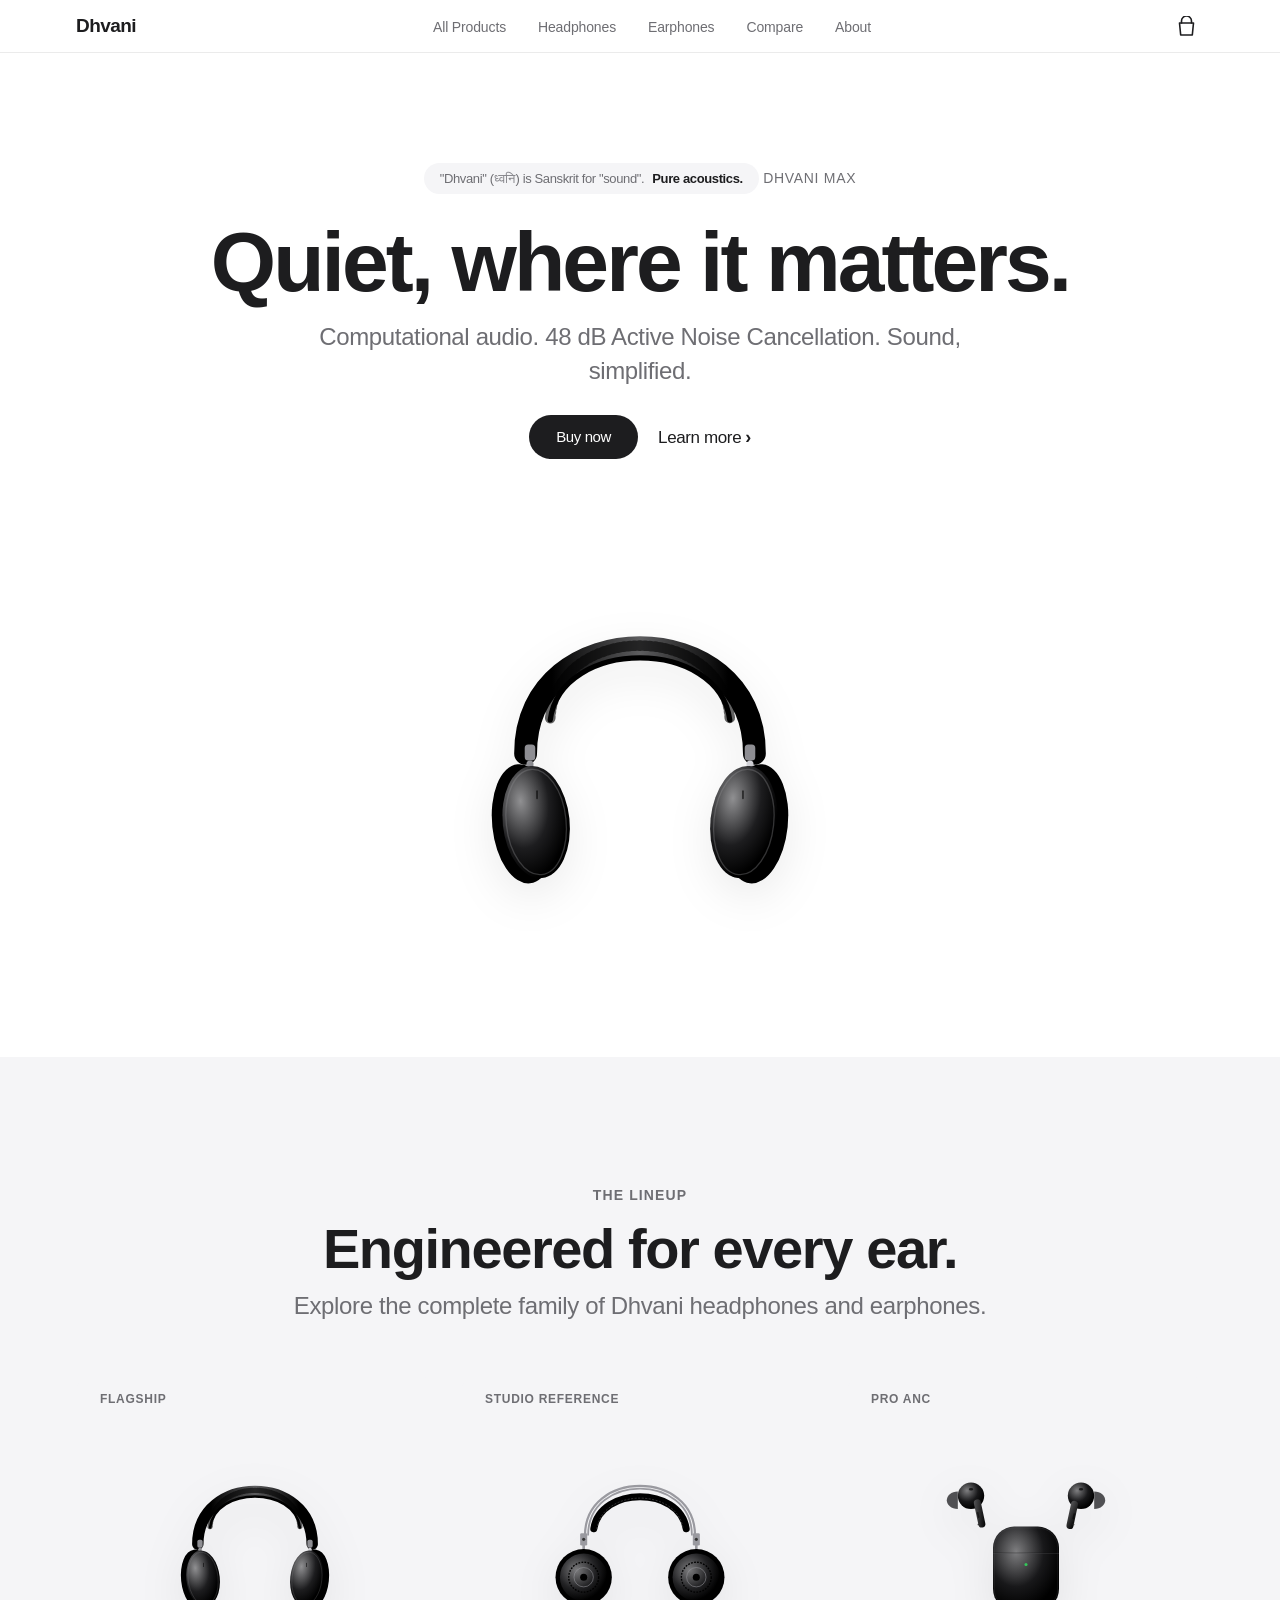
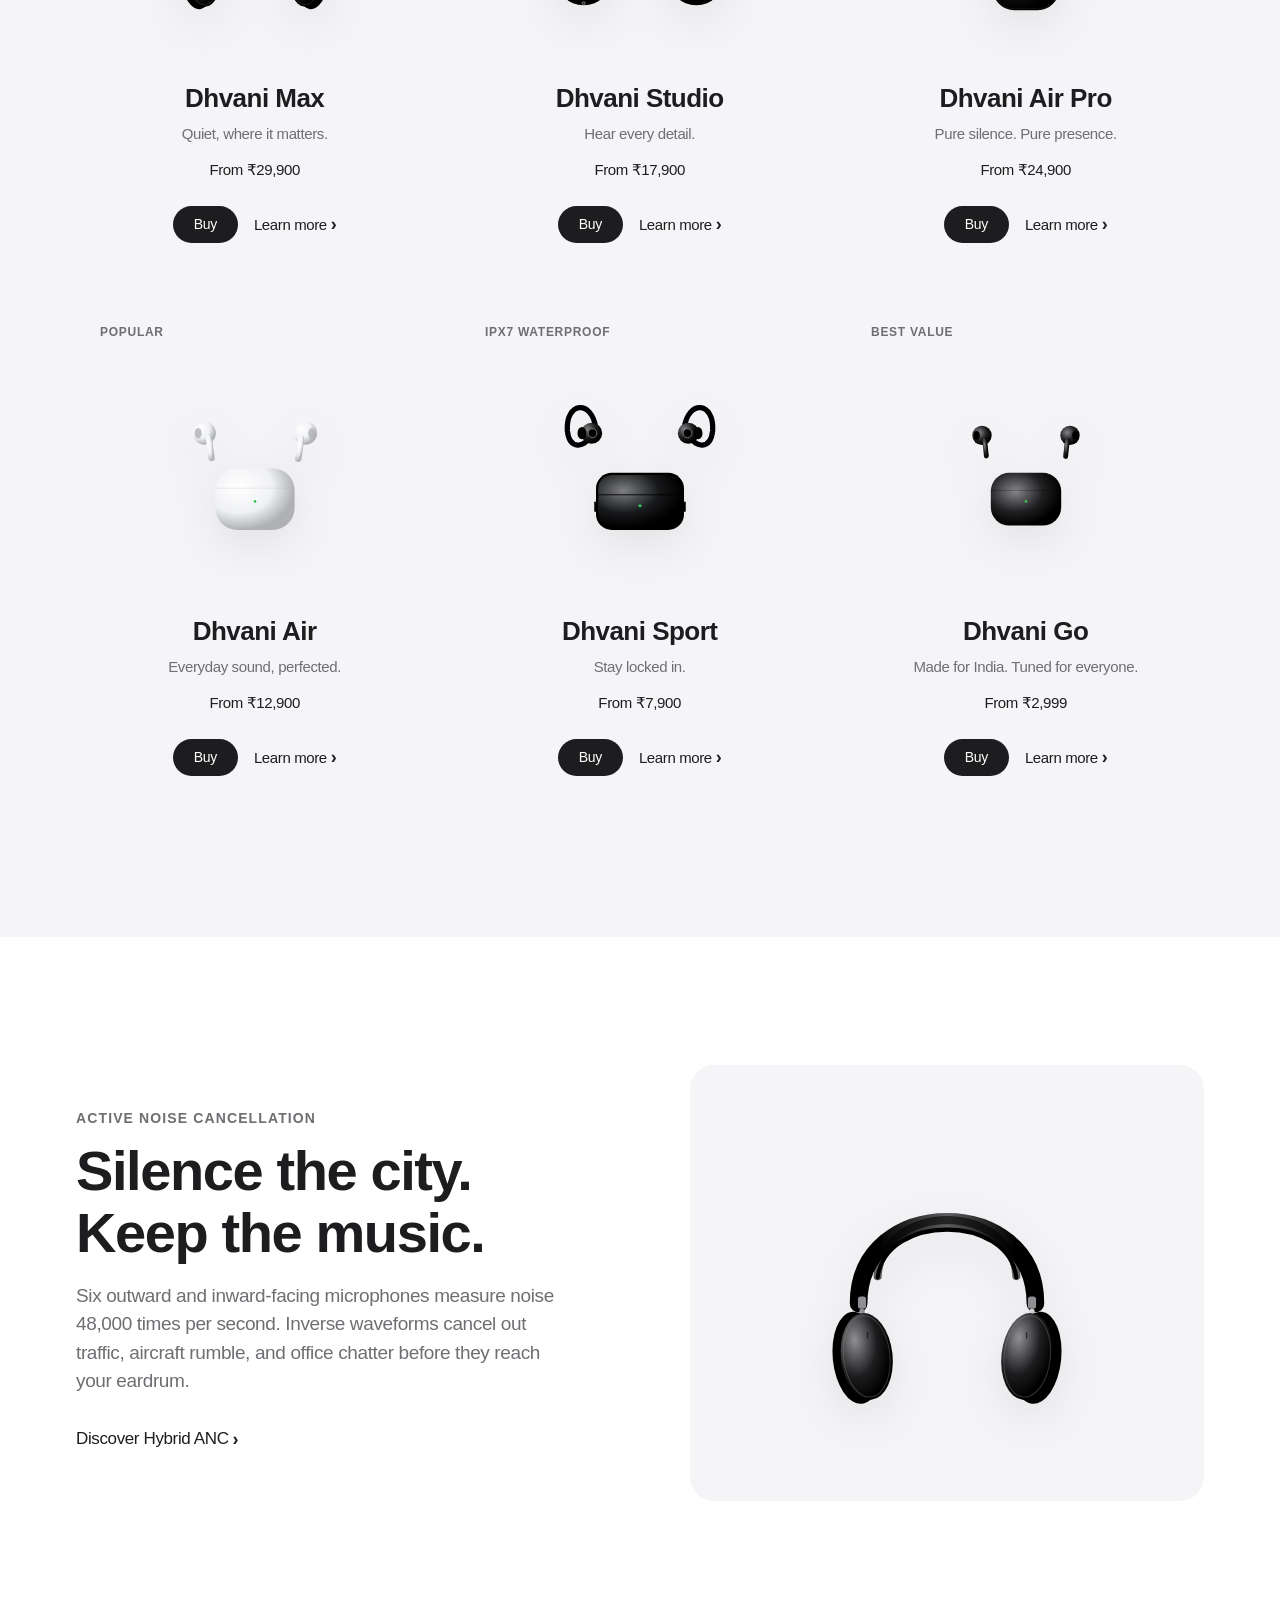
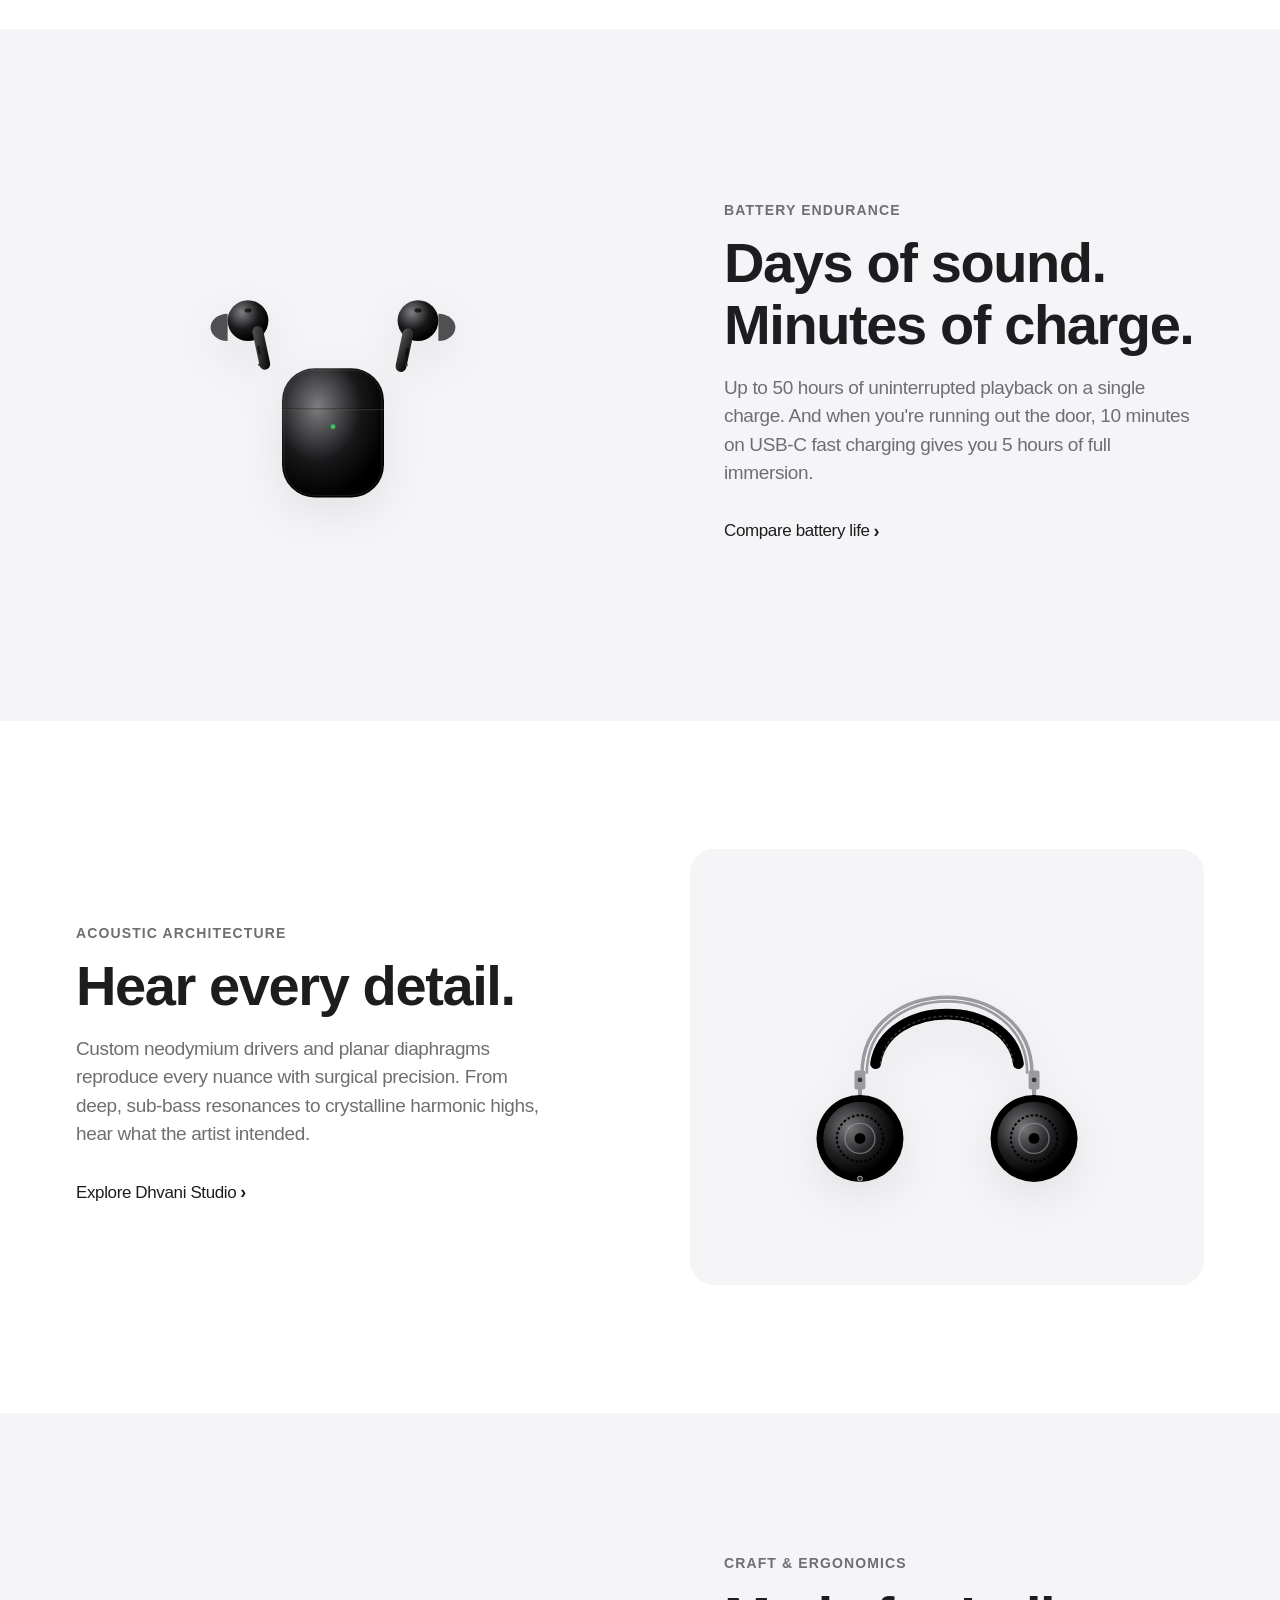
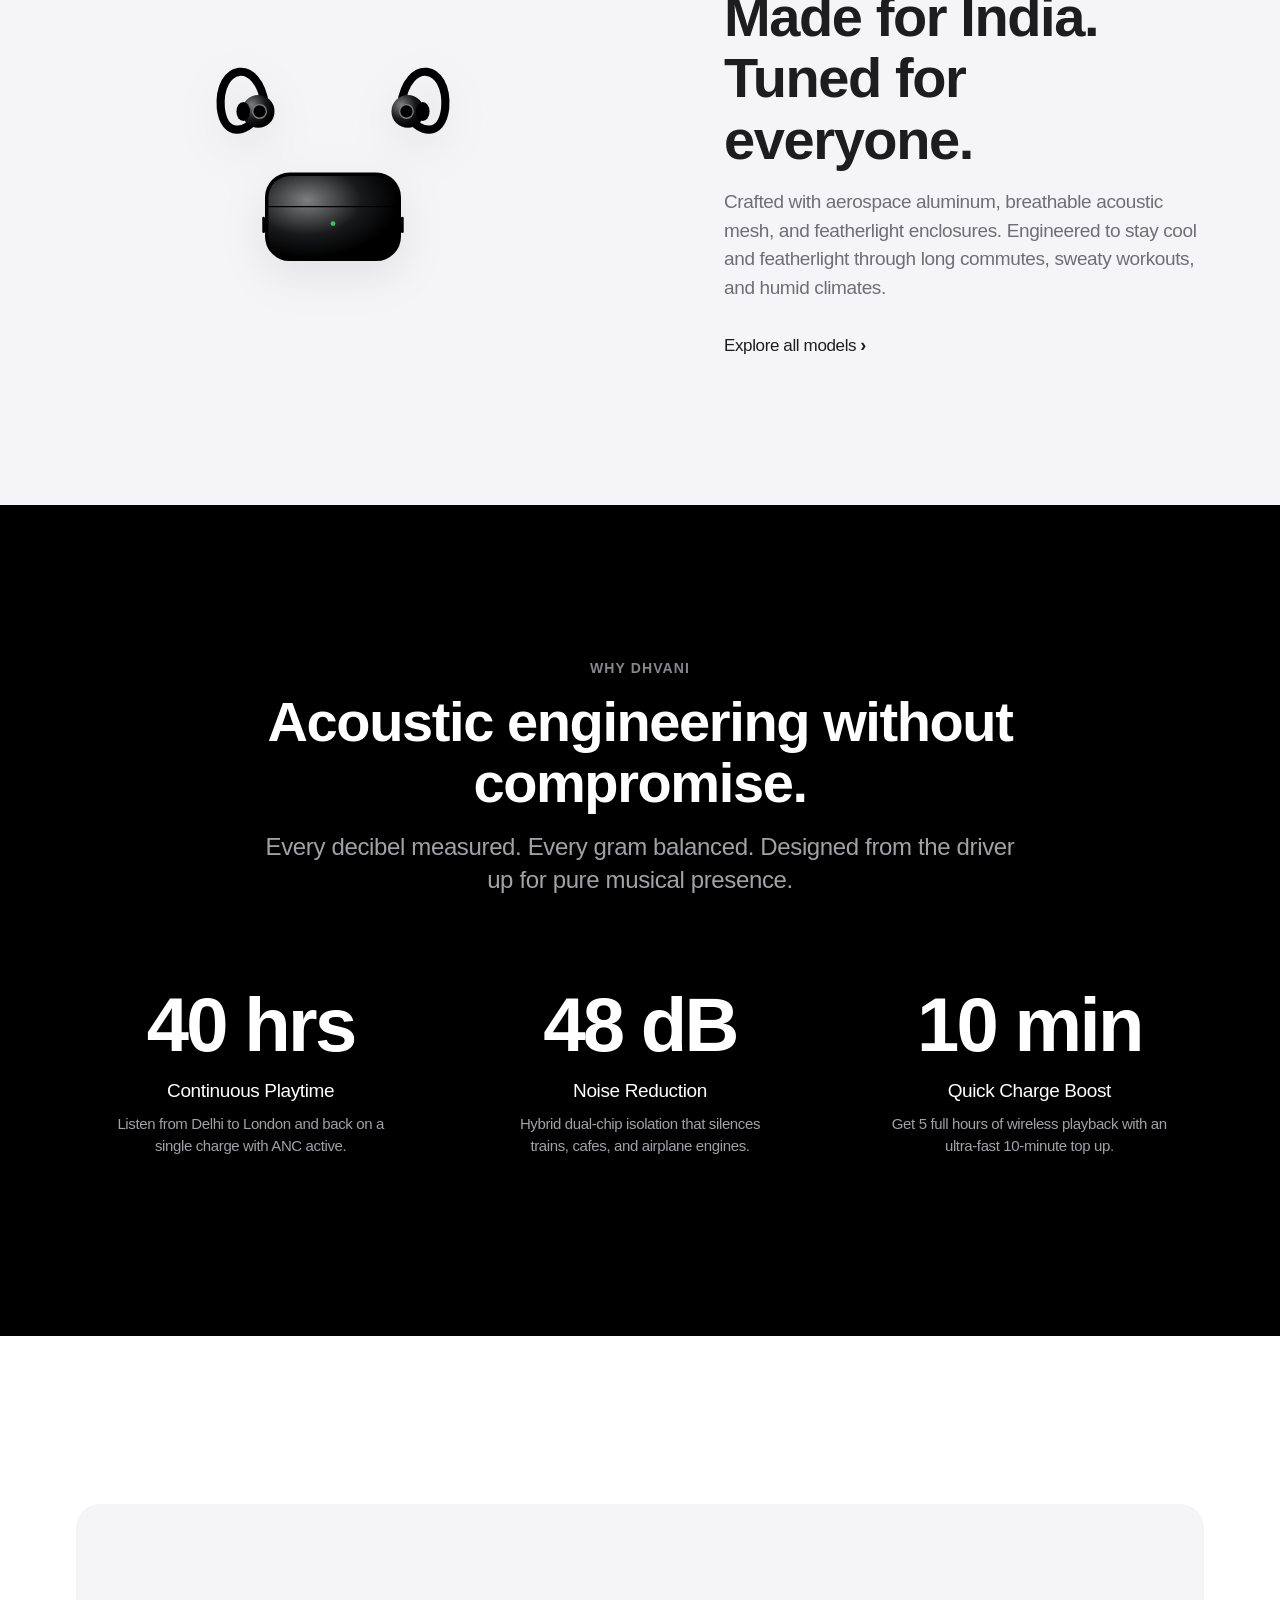
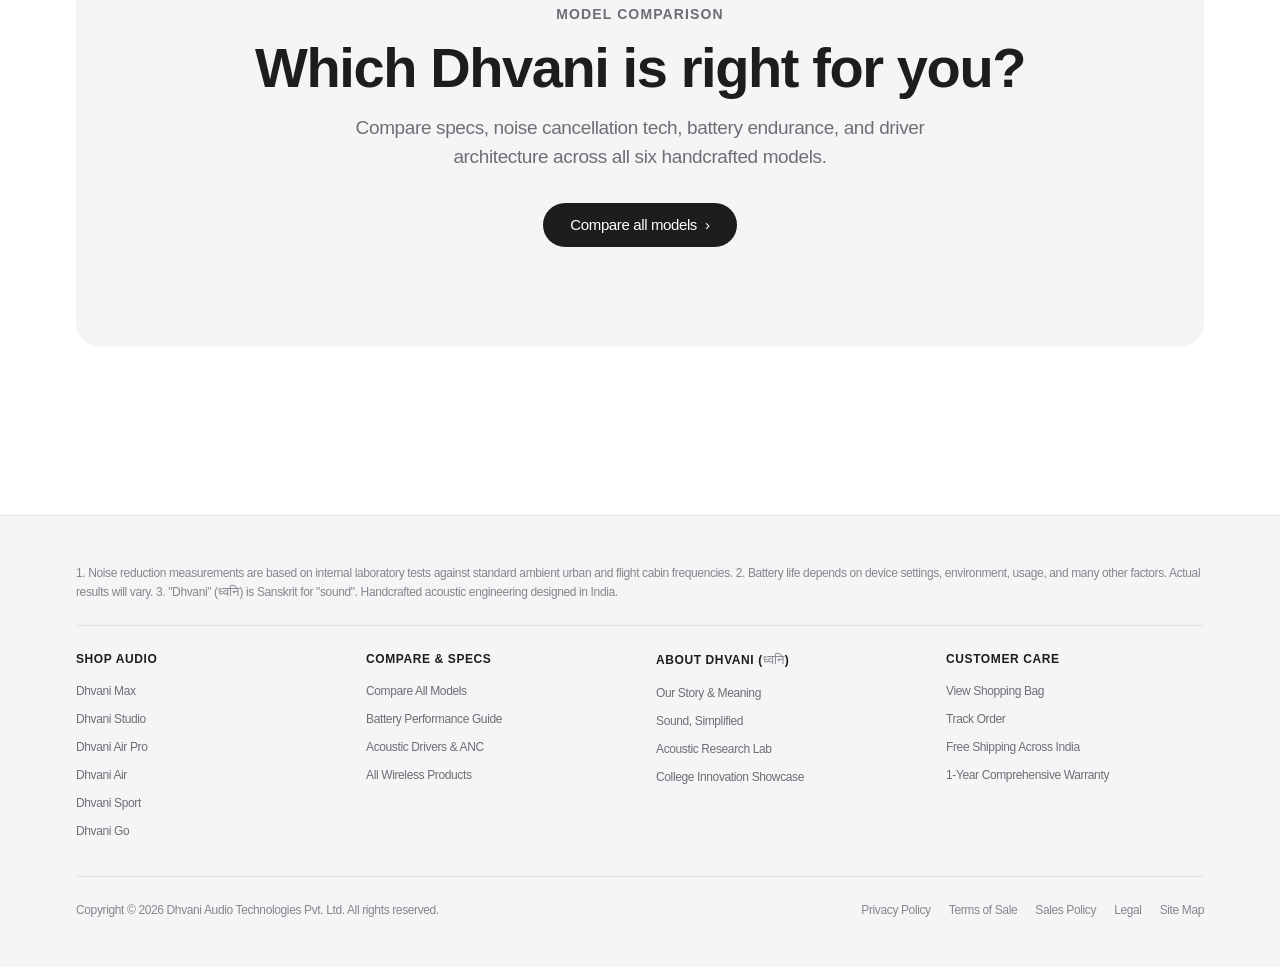
<file: index.html>
<!DOCTYPE html>
<html lang="en">
<head>
  <meta charset="UTF-8">
  <meta name="viewport" content="width=device-width, initial-scale=1.0">
  <title>Dhvani — Sound, simplified.</title>
  <meta name="description" content="Dhvani acoustic engineering. Handcrafted headphones and earphones tuned for pristine fidelity, silence, and all-day comfort.">
  <link rel="stylesheet" href="css/styles.css">
</head>
<body>

  <!-- Dynamic Global Navigation (Injected by script.js) -->
  <header id="site-header"></header>

  <main>
    <!-- Hero Section: Flagship Dhvani Max -->
    <section class="hero container fade-up">
      <div class="brand-philosophy-pill" id="about">
        <span>"Dhvani" (<span class="sanskrit-text">ध्वनि</span>) is Sanskrit for "sound".</span>
        <strong>Pure acoustics.</strong>
      </div>
      <p class="hero-eyebrow">Dhvani Max</p>
      <h1 class="headline-huge hero-title">Quiet, where it matters.</h1>
      <p class="subheadline hero-subtitle">Computational audio. 48 dB Active Noise Cancellation. Sound, simplified.</p>
      
      <div class="btn-group">
        <a href="product.html?id=dhvani-max" class="btn-pill">Buy now</a>
        <a href="product.html?id=dhvani-max" class="btn-link">Learn more <span class="arrow">›</span></a>
      </div>

      <div class="hero-visual" id="hero-flagship-visual">
        <!-- SVG will be rendered here via products.js -->
      </div>
    </section>

    <!-- Product Lineup Grid (All 6 Models) -->
    <section class="section section-grey">
      <div class="container">
        <div class="text-center fade-up">
          <p class="feature-eyebrow">The Lineup</p>
          <h2 class="headline-section">Engineered for every ear.</h2>
          <p class="subheadline" style="margin-top: 10px;">Explore the complete family of Dhvani headphones and earphones.</p>
        </div>

        <div class="product-grid" id="home-product-grid">
          <!-- Populated by JavaScript -->
        </div>
      </div>
    </section>

    <!-- Feature Highlight 1: Active Noise Cancellation (White Section) -->
    <section class="section" id="philosophy">
      <div class="container">
        <div class="feature-row fade-up">
          <div class="feature-content">
            <p class="feature-eyebrow">Active Noise Cancellation</p>
            <h2 class="headline-section feature-title">Silence the city. Keep the music.</h2>
            <p class="body-large feature-desc">Six outward and inward-facing microphones measure noise 48,000 times per second. Inverse waveforms cancel out traffic, aircraft rumble, and office chatter before they reach your eardrum.</p>
            <a href="product.html?id=dhvani-max" class="btn-link">Discover Hybrid ANC <span class="arrow">›</span></a>
          </div>
          <div class="feature-visual" id="feature-anc-visual">
            <!-- Rendered via JS -->
          </div>
        </div>
      </div>
    </section>

    <!-- Feature Highlight 2: Battery Life & Fast Charge (Grey Section) -->
    <section class="section section-grey">
      <div class="container">
        <div class="feature-row reversed fade-up">
          <div class="feature-content">
            <p class="feature-eyebrow">Battery Endurance</p>
            <h2 class="headline-section feature-title">Days of sound. Minutes of charge.</h2>
            <p class="body-large feature-desc">Up to 50 hours of uninterrupted playback on a single charge. And when you're running out the door, 10 minutes on USB-C fast charging gives you 5 hours of full immersion.</p>
            <a href="compare.html" class="btn-link">Compare battery life <span class="arrow">›</span></a>
          </div>
          <div class="feature-visual" id="feature-battery-visual">
            <!-- Rendered via JS -->
          </div>
        </div>
      </div>
    </section>

    <!-- Feature Highlight 3: Sound Quality (White Section) -->
    <section class="section">
      <div class="container">
        <div class="feature-row fade-up">
          <div class="feature-content">
            <p class="feature-eyebrow">Acoustic Architecture</p>
            <h2 class="headline-section feature-title">Hear every detail.</h2>
            <p class="body-large feature-desc">Custom neodymium drivers and planar diaphragms reproduce every nuance with surgical precision. From deep, sub-bass resonances to crystalline harmonic highs, hear what the artist intended.</p>
            <a href="product.html?id=dhvani-studio" class="btn-link">Explore Dhvani Studio <span class="arrow">›</span></a>
          </div>
          <div class="feature-visual" id="feature-sound-visual">
            <!-- Rendered via JS -->
          </div>
        </div>
      </div>
    </section>

    <!-- Feature Highlight 4: Comfort and Design (Grey Section) -->
    <section class="section section-grey">
      <div class="container">
        <div class="feature-row reversed fade-up">
          <div class="feature-content">
            <p class="feature-eyebrow">Craft & Ergonomics</p>
            <h2 class="headline-section feature-title">Made for India. Tuned for everyone.</h2>
            <p class="body-large feature-desc">Crafted with aerospace aluminum, breathable acoustic mesh, and featherlight enclosures. Engineered to stay cool and featherlight through long commutes, sweaty workouts, and humid climates.</p>
            <a href="products.html" class="btn-link">Explore all models <span class="arrow">›</span></a>
          </div>
          <div class="feature-visual" id="feature-comfort-visual">
            <!-- Rendered via JS -->
          </div>
        </div>
      </div>
    </section>

    <!-- Full-Width Black Section: Why Dhvani -->
    <section class="why-section" id="why">
      <div class="container">
        <div class="why-header fade-up">
          <p class="feature-eyebrow" style="color: #86868b;">Why Dhvani</p>
          <h2 class="headline-section">Acoustic engineering without compromise.</h2>
          <p class="subheadline">Every decibel measured. Every gram balanced. Designed from the driver up for pure musical presence.</p>
        </div>

        <div class="stats-grid fade-up">
          <div class="stat-item">
            <div class="stat-number">40 hrs</div>
            <div class="stat-label">Continuous Playtime</div>
            <p class="stat-desc">Listen from Delhi to London and back on a single charge with ANC active.</p>
          </div>
          <div class="stat-item">
            <div class="stat-number">48 dB</div>
            <div class="stat-label">Noise Reduction</div>
            <p class="stat-desc">Hybrid dual-chip isolation that silences trains, cafes, and airplane engines.</p>
          </div>
          <div class="stat-item">
            <div class="stat-number">10 min</div>
            <div class="stat-label">Quick Charge Boost</div>
            <p class="stat-desc">Get 5 full hours of wireless playback with an ultra-fast 10-minute top up.</p>
          </div>
        </div>
      </div>
    </section>

    <!-- Compare Teaser Section -->
    <section class="section">
      <div class="container">
        <div class="compare-teaser fade-up">
          <p class="feature-eyebrow">Model Comparison</p>
          <h2 class="headline-section compare-teaser-title">Which Dhvani is right for you?</h2>
          <p class="body-large compare-teaser-desc">Compare specs, noise cancellation tech, battery endurance, and driver architecture across all six handcrafted models.</p>
          <a href="compare.html" class="btn-pill">Compare all models <span class="arrow">›</span></a>
        </div>
      </div>
    </section>
  </main>

  <!-- Global Footer (Injected by script.js) -->
  <footer id="site-footer"></footer>

  <!-- Scripts -->
  <script src="js/products.js"></script>
  <script src="js/script.js"></script>
  <script>
    document.addEventListener("DOMContentLoaded", () => {
      // Render Flagship Visual in Hero
      const heroContainer = document.getElementById("hero-flagship-visual");
      const flagship = getProductById("dhvani-max");
      if (heroContainer && flagship) {
        heroContainer.innerHTML = renderProductVisual(flagship, flagship.colors[0].hex, "hero-img");
      }

      // Render Product Lineup Grid
      const grid = document.getElementById("home-product-grid");
      if (grid && window.PRODUCTS) {
        grid.innerHTML = PRODUCTS.map(p => `
          <div class="product-card fade-up">
            <span class="card-badge">${p.badge}</span>
            <div class="product-card-visual">
              ${renderProductVisual(p, p.colors[0].hex)}
            </div>
            <h3 class="product-card-title">${p.name}</h3>
            <p class="product-card-tagline">${p.tagline}</p>
            <p class="product-card-price">From ${formatPrice(p.price)}</p>
            <div class="product-card-actions">
              <a href="product.html?id=${p.id}" class="btn-pill" style="padding: 9px 20px; font-size: 14px;">Buy</a>
              <a href="product.html?id=${p.id}" class="btn-link" style="font-size: 15px;">Learn more <span class="arrow">›</span></a>
            </div>
          </div>
        `).join("");
      }

      // Render feature visuals
      const ancVis = document.getElementById("feature-anc-visual");
      if (ancVis) ancVis.innerHTML = renderProductVisual(getProductById("dhvani-max"));

      const batVis = document.getElementById("feature-battery-visual");
      if (batVis) batVis.innerHTML = renderProductVisual(getProductById("dhvani-air-pro"));

      const sndVis = document.getElementById("feature-sound-visual");
      if (sndVis) sndVis.innerHTML = renderProductVisual(getProductById("dhvani-studio"));

      const comVis = document.getElementById("feature-comfort-visual");
      if (comVis) comVis.innerHTML = renderProductVisual(getProductById("dhvani-sport"));

      // Re-initialize animations for dynamically rendered elements
      initScrollAnimations();
    });
  </script>
</body>
</html>
</file>
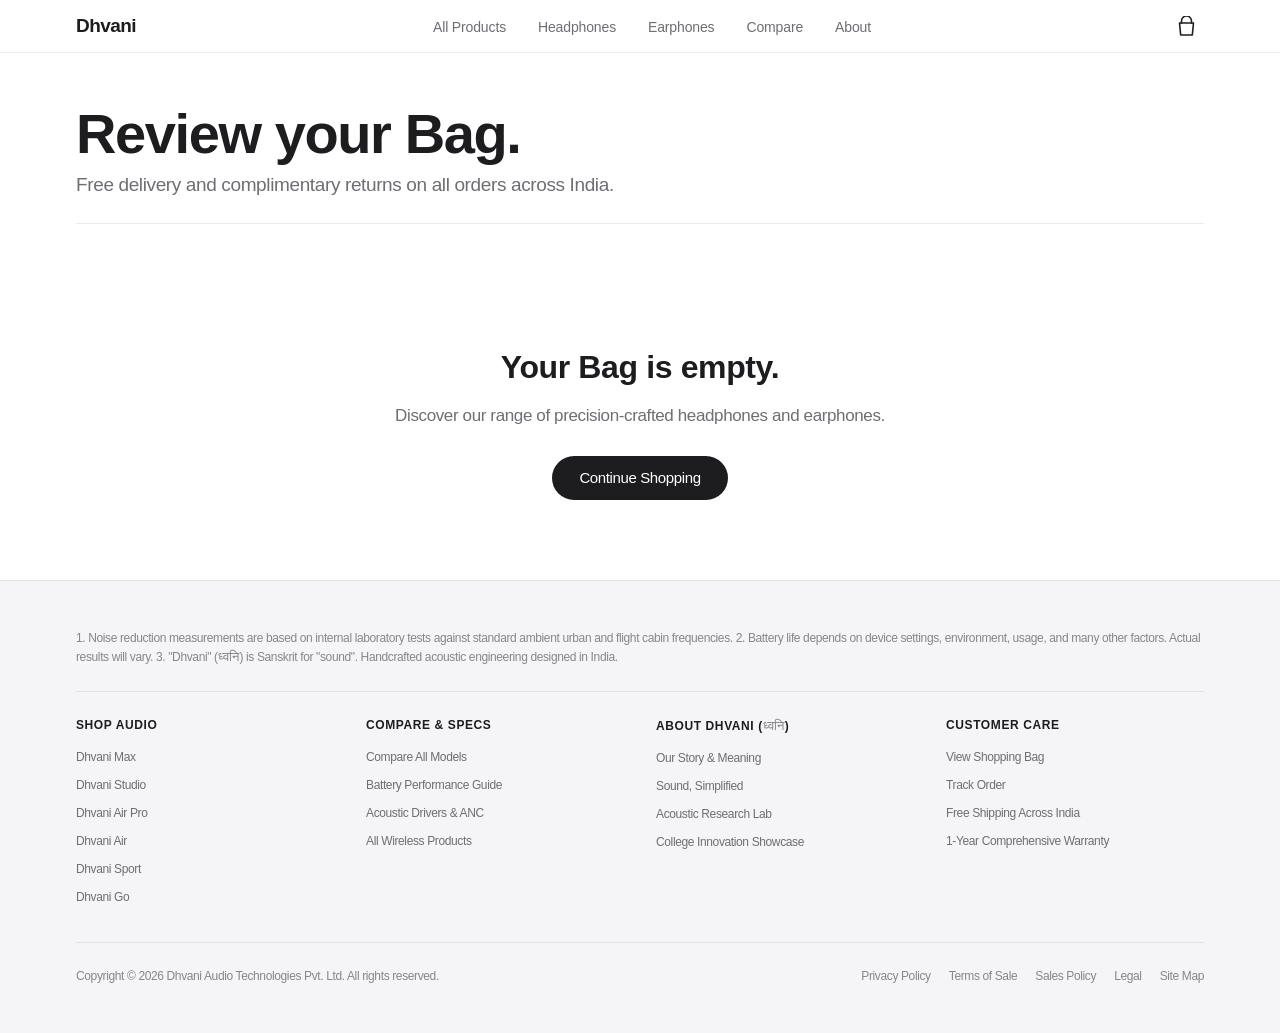
<file: cart.html>
<!DOCTYPE html>
<html lang="en">
<head>
  <meta charset="UTF-8">
  <meta name="viewport" content="width=device-width, initial-scale=1.0">
  <title>Review your Bag — Dhvani Audio</title>
  <meta name="description" content="Review your Dhvani items, update quantities, calculate GST, and proceed to checkout.">
  <link rel="stylesheet" href="css/styles.css">
</head>
<body>

  <!-- Dynamic Global Navigation -->
  <header id="site-header"></header>

  <main>
    <div class="container">
      <section class="cart-header fade-up">
        <h1 class="headline-section" id="cart-heading">Review your Bag.</h1>
        <p class="body-large" style="margin-top: 6px;">Free delivery and complimentary returns on all orders across India.</p>
      </section>

      <!-- Cart Content Layout -->
      <section id="cart-content-wrapper">
        <!-- Rendered by JavaScript: items or empty state -->
      </section>
    </div>
  </main>

  <!-- Dynamic Global Footer -->
  <footer id="site-footer"></footer>

  <!-- Scripts -->
  <script src="js/products.js"></script>
  <script src="js/script.js"></script>
  <script>
    document.addEventListener("DOMContentLoaded", () => {
      const container = document.getElementById("cart-content-wrapper");

      function renderCart() {
        const { cart, itemCount, subtotal, gst, total } = getCartCalculations();

        if (cart.length === 0) {
          container.innerHTML = `
            <div class="empty-cart-state fade-up in-view">
              <h2 class="empty-cart-title">Your Bag is empty.</h2>
              <p class="empty-cart-desc">Discover our range of precision-crafted headphones and earphones.</p>
              <a href="products.html" class="btn-pill">Continue Shopping</a>
            </div>
          `;
          return;
        }

        container.innerHTML = `
          <div class="cart-layout fade-up in-view">
            <!-- Left Column: Line Items -->
            <div class="cart-items-list">
              ${cart.map((item, index) => {
                const prod = getProductById(item.id);
                const visualMarkup = prod ? renderProductVisual(prod, item.colorHex) : "";

                return `
                  <div class="cart-item">
                    <div class="cart-item-visual">
                      ${visualMarkup}
                    </div>

                    <div class="cart-item-info">
                      <h2 class="cart-item-title">${item.name}</h2>
                      <p class="cart-item-color">Finish: ${item.colorName || "Standard"}</p>
                      <p class="cart-item-price">${formatPrice(item.price)} each</p>
                    </div>

                    <div class="cart-item-controls">
                      <div class="qty-counter" role="group" aria-label="Quantity selector">
                        <button type="button" class="qty-btn btn-qty-minus" data-index="${index}" aria-label="Decrease quantity">−</button>
                        <span class="qty-value">${item.quantity}</span>
                        <button type="button" class="qty-btn btn-qty-plus" data-index="${index}" aria-label="Increase quantity">+</button>
                      </div>

                      <div style="font-weight: 600; font-size: 17px;">
                        ${formatPrice(item.price * item.quantity)}
                      </div>

                      <button type="button" class="cart-remove-btn" data-index="${index}">
                        Remove
                      </button>
                    </div>
                  </div>
                `;
              }).join("")}
            </div>

            <!-- Right Column: Order Summary -->
            <aside class="cart-summary-card" aria-label="Order Summary">
              <h2 class="summary-title">Summary</h2>

              <div class="summary-row">
                <span>Subtotal</span>
                <span>${formatPrice(subtotal)}</span>
              </div>

              <div class="summary-row">
                <span>Shipping</span>
                <span style="color: #34c759; font-weight: 500;">FREE</span>
              </div>

              <div class="summary-row">
                <span>Estimated GST (18%)</span>
                <span>${formatPrice(gst)}</span>
              </div>

              <div class="summary-row total">
                <span>Total</span>
                <span>${formatPrice(total)}</span>
              </div>

              <div style="margin-top: 16px;">
                <a href="checkout.html" class="btn-pill" style="width: 100%; text-align: center; justify-content: center; padding: 16px 24px; font-size: 16px;">
                  Check Out
                </a>
              </div>

              <p class="caption" style="text-align: center; margin-top: 10px;">
                Secure checkout powered by Dhvani Pay. 30-day money-back guarantee.
              </p>
            </aside>
          </div>
        `;

        // Attach quantity buttons
        container.querySelectorAll(".btn-qty-minus").forEach(btn => {
          btn.addEventListener("click", () => {
            const idx = parseInt(btn.getAttribute("data-index"), 10);
            updateCartItemQuantity(idx, cart[idx].quantity - 1);
            renderCart();
          });
        });

        container.querySelectorAll(".btn-qty-plus").forEach(btn => {
          btn.addEventListener("click", () => {
            const idx = parseInt(btn.getAttribute("data-index"), 10);
            updateCartItemQuantity(idx, cart[idx].quantity + 1);
            renderCart();
          });
        });

        container.querySelectorAll(".cart-remove-btn").forEach(btn => {
          btn.addEventListener("click", () => {
            const idx = parseInt(btn.getAttribute("data-index"), 10);
            removeCartItem(idx);
            renderCart();
          });
        });
      }

      // Initial render
      renderCart();

      // Listen for updates from other tabs/windows if needed
      window.addEventListener("dhvani-cart-updated", () => {
        renderCart();
      });
    });
  </script>
</body>
</html>
</file>
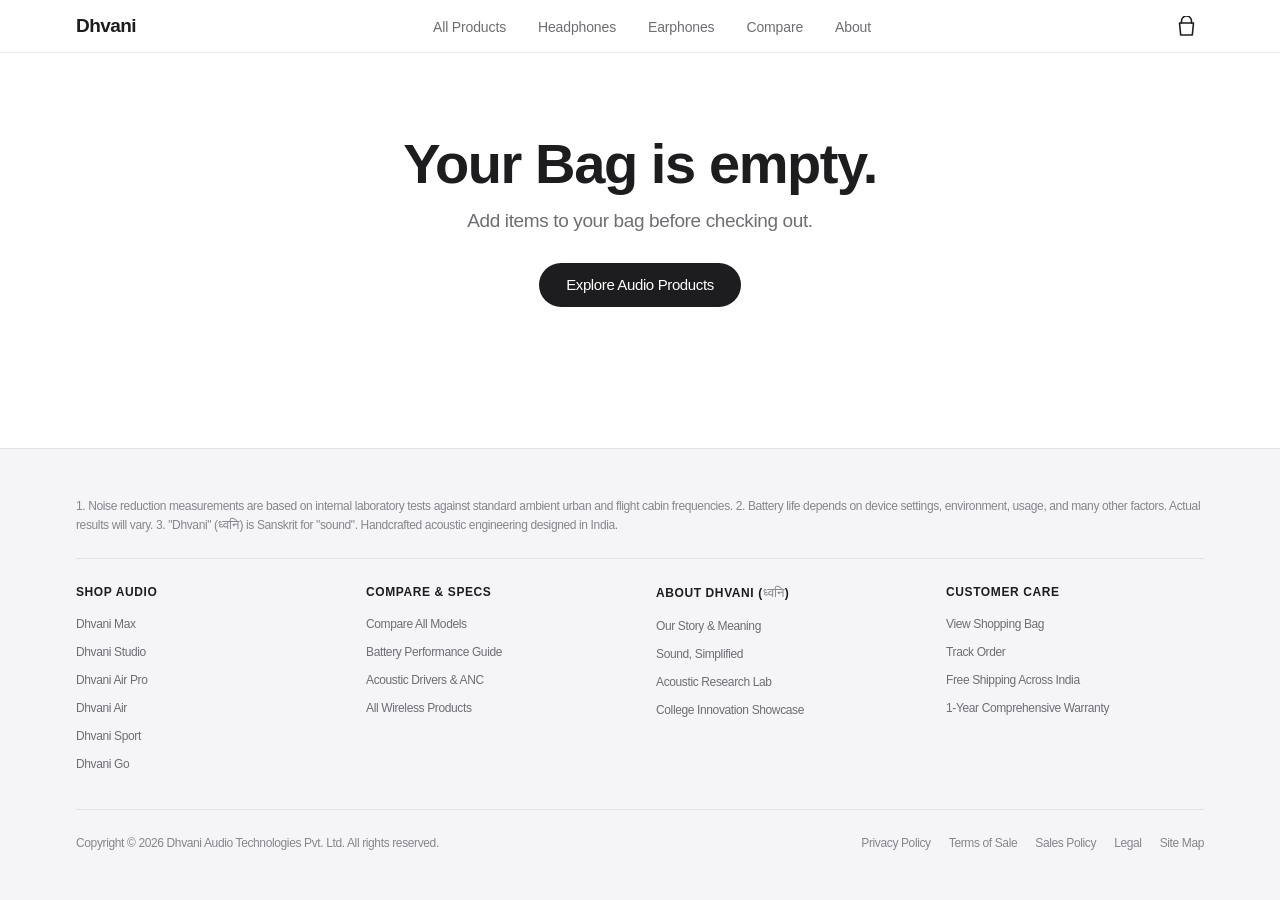
<file: checkout.html>
<!DOCTYPE html>
<html lang="en">
<head>
  <meta charset="UTF-8">
  <meta name="viewport" content="width=device-width, initial-scale=1.0">
  <title>Checkout — Dhvani Audio</title>
  <meta name="description" content="Secure checkout for your Dhvani audio order. Express shipping across India.">
  <link rel="stylesheet" href="css/styles.css">
</head>
<body>

  <!-- Dynamic Global Navigation -->
  <header id="site-header"></header>

  <main>
    <div class="container">
      <!-- Container for Checkout Form or Confirmation Screen -->
      <div id="checkout-view-container">
        <!-- Injected via JavaScript -->
      </div>
    </div>
  </main>

  <!-- Dynamic Global Footer -->
  <footer id="site-footer"></footer>

  <!-- Scripts -->
  <script src="js/products.js"></script>
  <script src="js/script.js"></script>
  <script>
    document.addEventListener("DOMContentLoaded", () => {
      const container = document.getElementById("checkout-view-container");

      function renderCheckout() {
        const { cart, itemCount, subtotal, gst, total } = getCartCalculations();

        // If bag is empty and no recent order
        if (cart.length === 0) {
          container.innerHTML = `
            <div class="empty-cart-state fade-up in-view">
              <h1 class="headline-section" style="margin-bottom: 12px;">Your Bag is empty.</h1>
              <p class="body-large" style="margin-bottom: 28px;">Add items to your bag before checking out.</p>
              <a href="products.html" class="btn-pill">Explore Audio Products</a>
            </div>
          `;
          return;
        }

        container.innerHTML = `
          <section class="checkout-header fade-up in-view">
            <h1 class="headline-section">Checkout</h1>
            <p class="body-large" style="margin-top: 6px;">Enter your delivery address and select a payment method.</p>
          </section>

          <div class="checkout-grid fade-up in-view">
            <!-- Left Column: Checkout Form -->
            <form id="checkout-form" novalidate>
              <!-- Contact & Shipping Details -->
              <div class="checkout-form-section">
                <h2 class="form-section-title">Shipping Address</h2>

                <div class="form-group">
                  <label for="input-name" class="form-label">Full Name *</label>
                  <input type="text" id="input-name" class="form-input" placeholder="e.g. Arjun Sharma" required autocomplete="name">
                  <span class="error-msg" id="err-name">Please enter your full name.</span>
                </div>

                <div class="form-row">
                  <div class="form-group">
                    <label for="input-email" class="form-label">Email Address *</label>
                    <input type="email" id="input-email" class="form-input" placeholder="arjun@example.com" required autocomplete="email">
                    <span class="error-msg" id="err-email">Please enter a valid email address.</span>
                  </div>
                  <div class="form-group">
                    <label for="input-phone" class="form-label">Mobile Number *</label>
                    <input type="tel" id="input-phone" class="form-input" placeholder="9876543210" maxlength="10" required autocomplete="tel">
                    <span class="error-msg" id="err-phone">Please enter a 10-digit mobile number.</span>
                  </div>
                </div>

                <div class="form-group">
                  <label for="input-address" class="form-label">Street Address / House / Flat *</label>
                  <input type="text" id="input-address" class="form-input" placeholder="Apartment 402, Greenfield Residency" required autocomplete="street-address">
                  <span class="error-msg" id="err-address">Please provide your street address.</span>
                </div>

                <div class="form-row">
                  <div class="form-group">
                    <label for="input-city" class="form-label">City *</label>
                    <input type="text" id="input-city" class="form-input" placeholder="Bengaluru" required autocomplete="address-level2">
                    <span class="error-msg" id="err-city">Please enter your city.</span>
                  </div>
                  <div class="form-group">
                    <label for="input-pincode" class="form-label">PIN Code (6 Digits) *</label>
                    <input type="text" id="input-pincode" class="form-input" placeholder="560001" maxlength="6" required autocomplete="postal-code">
                    <span class="error-msg" id="err-pincode">Please enter a valid 6-digit PIN code.</span>
                  </div>
                </div>
              </div>

              <!-- Payment Method Section -->
              <div class="checkout-form-section">
                <h2 class="form-section-title">Payment Method</h2>
                <div class="payment-methods" role="radiogroup" aria-label="Select Payment Method">
                  
                  <label class="payment-method-card">
                    <input type="radio" name="paymentMethod" value="UPI" checked>
                    <div class="payment-method-details">
                      <span class="payment-method-title">UPI (Instant Verification)</span>
                      <span class="payment-method-sub">Google Pay, PhonePe, Paytm, BHIM, or any UPI ID</span>
                    </div>
                  </label>

                  <label class="payment-method-card">
                    <input type="radio" name="paymentMethod" value="Card">
                    <div class="payment-method-details">
                      <span class="payment-method-title">Credit or Debit Card</span>
                      <span class="payment-method-sub">Visa, MasterCard, RuPay, and American Express</span>
                    </div>
                  </label>

                  <label class="payment-method-card">
                    <input type="radio" name="paymentMethod" value="COD">
                    <div class="payment-method-details">
                      <span class="payment-method-title">Cash on Delivery</span>
                      <span class="payment-method-sub">Pay in cash or UPI to the courier upon delivery</span>
                    </div>
                  </label>

                </div>
              </div>

              <!-- Submit Button -->
              <button type="submit" class="btn-pill" style="width: 100%; padding: 16px; font-size: 16px; justify-content: center;">
                Place Order • ${formatPrice(total)}
              </button>
            </form>

            <!-- Right Column: Order Summary Preview -->
            <aside class="cart-summary-card" aria-label="Order Details">
              <h2 class="summary-title">Your Order (${itemCount} ${itemCount === 1 ? 'item' : 'items'})</h2>

              <div style="display: flex; flex-direction: column; gap: 16px; max-height: 280px; overflow-y: auto; padding-right: 6px;">
                ${cart.map(item => `
                  <div style="display: flex; justify-content: space-between; align-items: center; font-size: 15px;">
                    <div>
                      <div style="font-weight: 500;">${item.name} <span style="font-weight: 400; color: var(--text-secondary);">× ${item.quantity}</span></div>
                      <div style="font-size: 13px; color: var(--text-secondary);">${item.colorName || ""}</div>
                    </div>
                    <div style="font-weight: 500;">${formatPrice(item.price * item.quantity)}</div>
                  </div>
                `).join("")}
              </div>

              <div style="border-top: 1px solid var(--border-light); padding-top: 16px; display: flex; flex-direction: column; gap: 10px;">
                <div class="summary-row">
                  <span>Subtotal</span>
                  <span>${formatPrice(subtotal)}</span>
                </div>
                <div class="summary-row">
                  <span>Express Shipping</span>
                  <span style="color: #34c759; font-weight: 500;">FREE</span>
                </div>
                <div class="summary-row">
                  <span>GST (18%)</span>
                  <span>${formatPrice(gst)}</span>
                </div>
                <div class="summary-row total">
                  <span>Total Amount</span>
                  <span>${formatPrice(total)}</span>
                </div>
              </div>
            </aside>
          </div>
        `;

        // Form submission & validation
        const form = document.getElementById("checkout-form");
        form.addEventListener("submit", (e) => {
          e.preventDefault();
          let hasError = false;

          const nameEl = document.getElementById("input-name");
          const emailEl = document.getElementById("input-email");
          const phoneEl = document.getElementById("input-phone");
          const addressEl = document.getElementById("input-address");
          const cityEl = document.getElementById("input-city");
          const pincodeEl = document.getElementById("input-pincode");

          // Reset errors
          document.querySelectorAll(".form-input").forEach(i => i.classList.remove("error"));
          document.querySelectorAll(".error-msg").forEach(m => m.classList.remove("visible"));

          // Name validation
          if (!nameEl.value.trim()) {
            nameEl.classList.add("error");
            document.getElementById("err-name").classList.add("visible");
            hasError = true;
          }

          // Email validation
          const emailRegex = /^[^\s@]+@[^\s@]+\.[^\s@]+$/;
          if (!emailRegex.test(emailEl.value.trim())) {
            emailEl.classList.add("error");
            document.getElementById("err-email").classList.add("visible");
            hasError = true;
          }

          // Phone validation (10 digits)
          const phoneClean = phoneEl.value.replace(/\D/g, "");
          if (phoneClean.length !== 10) {
            phoneEl.classList.add("error");
            document.getElementById("err-phone").classList.add("visible");
            hasError = true;
          }

          // Address validation
          if (!addressEl.value.trim()) {
            addressEl.classList.add("error");
            document.getElementById("err-address").classList.add("visible");
            hasError = true;
          }

          // City validation
          if (!cityEl.value.trim()) {
            cityEl.classList.add("error");
            document.getElementById("err-city").classList.add("visible");
            hasError = true;
          }

          // PIN code validation (6 digits)
          const pinClean = pincodeEl.value.replace(/\D/g, "");
          if (pinClean.length !== 6) {
            pincodeEl.classList.add("error");
            document.getElementById("err-pincode").classList.add("visible");
            hasError = true;
          }

          if (hasError) return;

          // Selected payment method
          const paymentMethod = form.querySelector('input[name="paymentMethod"]:checked').value;

          // Generate order details
          const orderNumber = "DHV-" + Math.floor(100000 + Math.random() * 900000);
          const orderData = {
            orderNumber,
            name: nameEl.value.trim(),
            email: emailEl.value.trim(),
            address: `${addressEl.value.trim()}, ${cityEl.value.trim()} - ${pinClean}`,
            paymentMethod,
            total,
            items: [...cart]
          };

          // Clear cart
          clearCart();

          // Render Success Confirmation Screen
          renderOrderConfirmation(orderData);
        });
      }

      function renderOrderConfirmation(order) {
        window.scrollTo({ top: 0, behavior: "smooth" });

        container.innerHTML = `
          <div class="order-success-card fade-up in-view">
            <div class="success-icon" aria-hidden="true">✓</div>
            <p class="feature-eyebrow" style="color: #34c759;">Order Confirmed</p>
            <h1 class="headline-section" style="margin-bottom: 8px;">Thank you, ${order.name}.</h1>
            <p class="subheadline" style="max-width: 540px; margin: 0 auto;">Your Dhvani acoustic equipment is being prepared for dispatch.</p>

            <div class="order-number-pill">
              Order Number: <strong>${order.orderNumber}</strong>
            </div>

            <div style="background-color: #ffffff; border-radius: var(--radius-sm); border: 1px solid var(--border-light); padding: 24px; text-align: left; max-width: 520px; margin: 24px auto;">
              <h3 style="font-size: 16px; font-weight: 600; margin-bottom: 12px; border-bottom: 1px solid var(--border-light); padding-bottom: 8px;">Delivery Details</h3>
              <p style="font-size: 14px; margin-bottom: 6px;"><strong>Deliver to:</strong> ${order.name}</p>
              <p style="font-size: 14px; color: var(--text-secondary); margin-bottom: 6px;"><strong>Address:</strong> ${order.address}</p>
              <p style="font-size: 14px; color: var(--text-secondary); margin-bottom: 6px;"><strong>Updates sent to:</strong> ${order.email}</p>
              <p style="font-size: 14px; color: var(--text-secondary); margin-bottom: 6px;"><strong>Payment Method:</strong> ${order.paymentMethod}</p>
              <p style="font-size: 14px; color: var(--text-secondary);"><strong>Total Paid:</strong> ${formatPrice(order.total)}</p>

              <div style="margin-top: 16px; padding-top: 12px; border-top: 1px solid var(--border-light); font-size: 13px; color: var(--text-tertiary);">
                Estimated Delivery: <strong>2 - 3 Business Days via BlueDart Express</strong>
              </div>
            </div>

            <div class="btn-group" style="margin-top: 32px;">
              <a href="products.html" class="btn-pill">Continue Exploring</a>
              <a href="index.html" class="btn-link">Back to Home <span class="arrow">›</span></a>
            </div>
          </div>
        `;
      }

      renderCheckout();
    });
  </script>
</body>
</html>
</file>
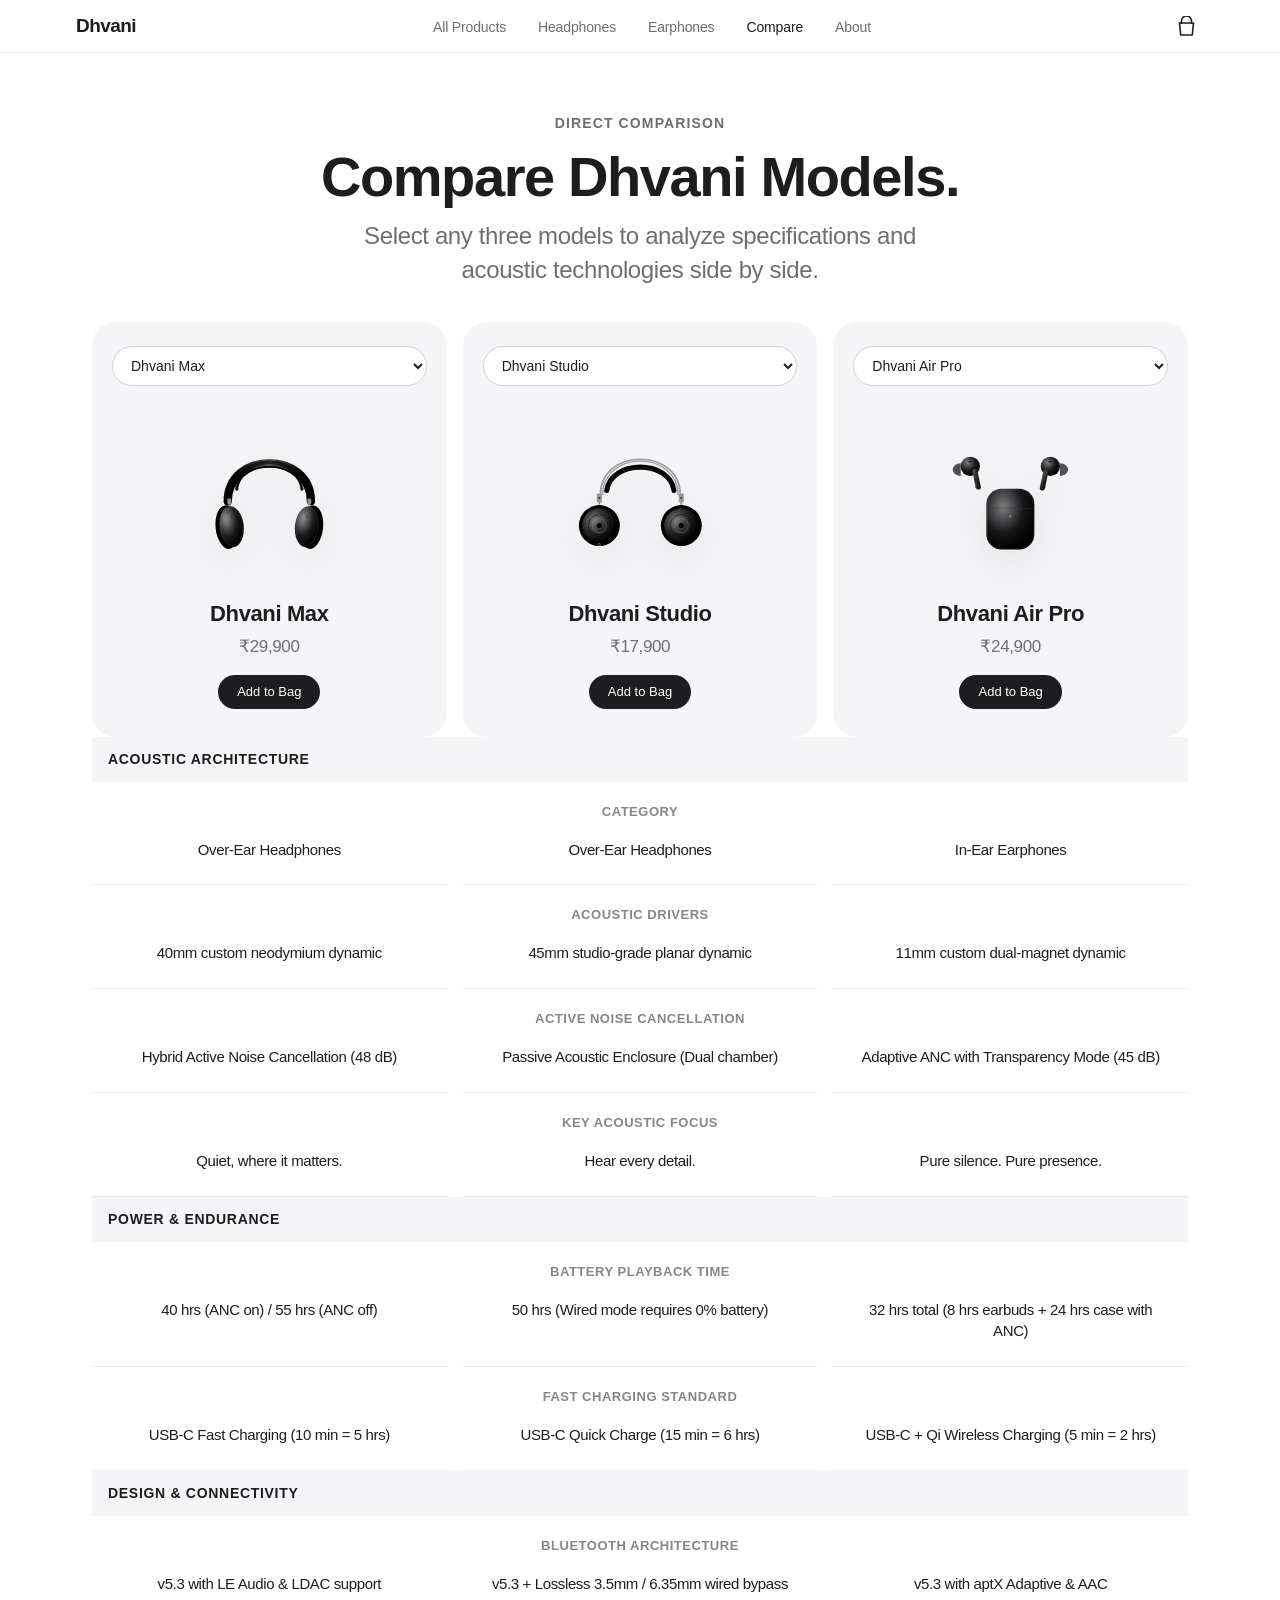
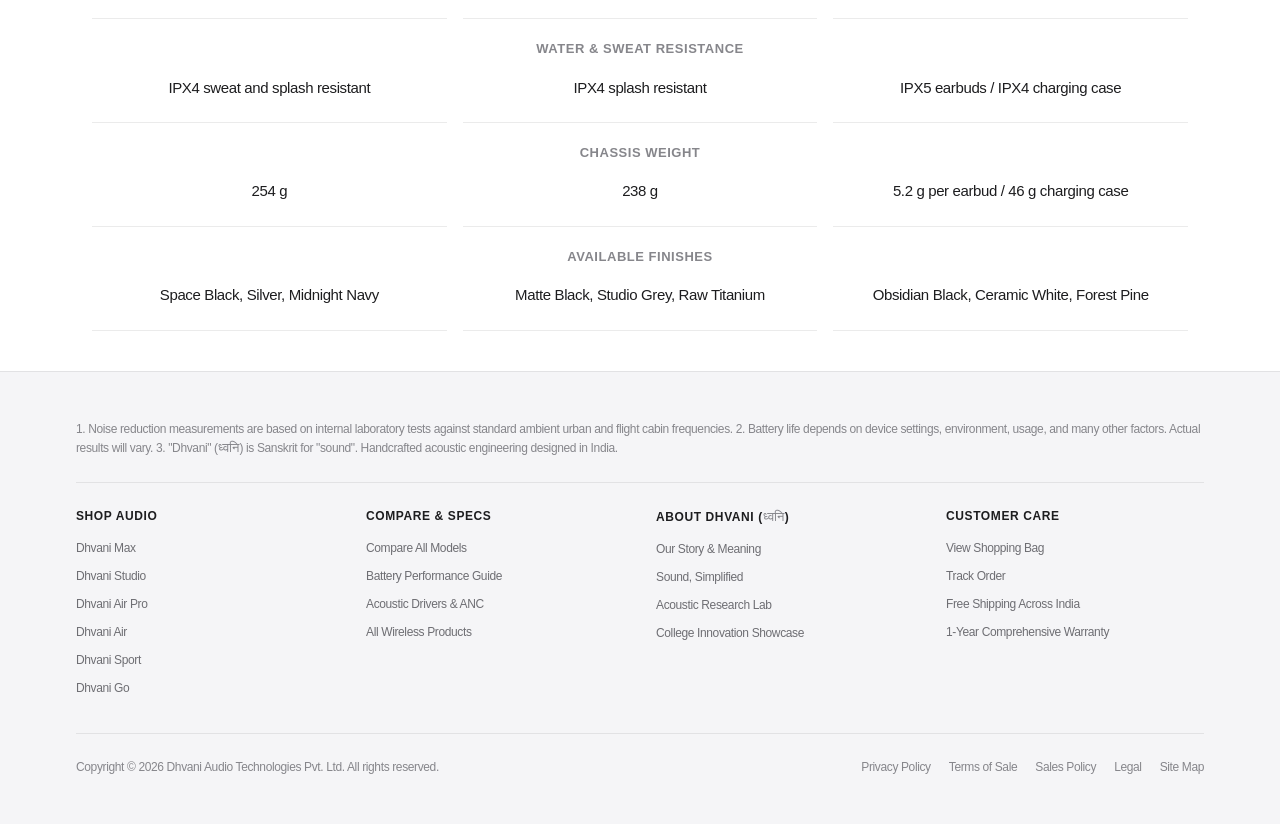
<file: compare.html>
<!DOCTYPE html>
<html lang="en">
<head>
  <meta charset="UTF-8">
  <meta name="viewport" content="width=device-width, initial-scale=1.0">
  <title>Compare Models — Dhvani Audio</title>
  <meta name="description" content="Compare Dhvani headphones and earphones side by side. Battery life, active noise cancellation, driver architecture, and water resistance.">
  <link rel="stylesheet" href="css/styles.css">
</head>
<body>

  <!-- Dynamic Global Navigation -->
  <header id="site-header"></header>

  <main>
    <div class="container">
      <section class="compare-header fade-up">
        <p class="feature-eyebrow">Direct Comparison</p>
        <h1 class="headline-section">Compare Dhvani Models.</h1>
        <p class="subheadline" style="max-width: 600px; margin: 12px auto 0 auto;">Select any three models to analyze specifications and acoustic technologies side by side.</p>
      </section>

      <!-- Side-by-Side Comparison Table -->
      <section class="compare-matrix-wrapper fade-up">
        <table class="compare-matrix" id="comparison-table">
          <thead>
            <tr>
              <!-- 3 Column Headers with Dropdown Selectors -->
              <th class="compare-col-header" id="col-header-0"></th>
              <th class="compare-col-header" id="col-header-1"></th>
              <th class="compare-col-header" id="col-header-2"></th>
            </tr>
          </thead>
          <tbody id="comparison-body">
            <!-- Populated dynamically by JavaScript -->
          </tbody>
        </table>
      </section>
    </div>
  </main>

  <!-- Dynamic Global Footer -->
  <footer id="site-footer"></footer>

  <!-- Scripts -->
  <script src="js/products.js"></script>
  <script src="js/script.js"></script>
  <script>
    document.addEventListener("DOMContentLoaded", () => {
      // Default initial 3 products
      let selectedProductIds = ["dhvani-max", "dhvani-studio", "dhvani-air-pro"];

      // Check query params if any
      const urlParams = new URLSearchParams(window.location.search);
      const p1 = urlParams.get("p1");
      const p2 = urlParams.get("p2");
      const p3 = urlParams.get("p3");
      if (p1 && getProductById(p1)) selectedProductIds[0] = p1;
      if (p2 && getProductById(p2)) selectedProductIds[1] = p2;
      if (p3 && getProductById(p3)) selectedProductIds[2] = p3;

      function renderHeaders() {
        selectedProductIds.forEach((prodId, colIndex) => {
          const colEl = document.getElementById(`col-header-${colIndex}`);
          const product = getProductById(prodId) || PRODUCTS[colIndex];

          colEl.innerHTML = `
            <select class="compare-selector" data-col="${colIndex}" aria-label="Select model for column ${colIndex + 1}">
              ${PRODUCTS.map(p => `
                <option value="${p.id}" ${p.id === product.id ? "selected" : ""}>${p.name}</option>
              `).join("")}
            </select>

            <div class="compare-visual">
              ${renderProductVisual(product, product.colors[0].hex)}
            </div>
            
            <h3 class="compare-col-name">${product.name}</h3>
            <p class="compare-col-price">${formatPrice(product.price)}</p>

            <button class="btn-pill btn-compare-buy" data-id="${product.id}" style="padding: 8px 18px; font-size: 13px;">
              Add to Bag
            </button>
          `;
        });

        // Attach dropdown change listeners
        document.querySelectorAll(".compare-selector").forEach(sel => {
          sel.addEventListener("change", (e) => {
            const col = parseInt(e.target.getAttribute("data-col"), 10);
            selectedProductIds[col] = e.target.value;
            renderMatrix();
          });
        });

        // Attach Buy button listeners
        document.querySelectorAll(".btn-compare-buy").forEach(btn => {
          btn.addEventListener("click", (e) => {
            const id = e.currentTarget.getAttribute("data-id");
            addToCart(id);
          });
        });
      }

      function renderMatrix() {
        renderHeaders();

        const pList = selectedProductIds.map(id => getProductById(id) || PRODUCTS[0]);
        const tbody = document.getElementById("comparison-body");

        const specRows = [
          {
            section: "Acoustic Architecture",
            rows: [
              { label: "Category", getVal: p => p.categoryLabel },
              { label: "Acoustic Drivers", getVal: p => p.specs.driverSize },
              { label: "Active Noise Cancellation", getVal: p => p.specs.noiseCancellation },
              { label: "Key Acoustic Focus", getVal: p => p.tagline }
            ]
          },
          {
            section: "Power & Endurance",
            rows: [
              { label: "Battery Playback Time", getVal: p => p.specs.batteryLife },
              { label: "Fast Charging Standard", getVal: p => p.specs.chargingType }
            ]
          },
          {
            section: "Design & Connectivity",
            rows: [
              { label: "Bluetooth Architecture", getVal: p => p.specs.bluetooth },
              { label: "Water & Sweat Resistance", getVal: p => p.specs.waterResistance },
              { label: "Chassis Weight", getVal: p => p.specs.weight },
              { label: "Available Finishes", getVal: p => p.colors.map(c => c.name).join(", ") }
            ]
          }
        ];

        let html = "";
        specRows.forEach(sec => {
          // Section divider row spanning 3 columns
          html += `
            <tr>
              <td colspan="3" class="compare-row-category">${sec.section}</td>
            </tr>
          `;

          sec.rows.forEach(r => {
            html += `
              <tr>
                <td colspan="3" class="compare-row-label">${r.label}</td>
              </tr>
              <tr>
                ${pList.map(p => `
                  <td class="compare-cell">${r.getVal(p)}</td>
                `).join("")}
              </tr>
            `;
          });
        });

        tbody.innerHTML = html;
      }

      renderMatrix();
      initScrollAnimations();
    });
  </script>
</body>
</html>
</file>
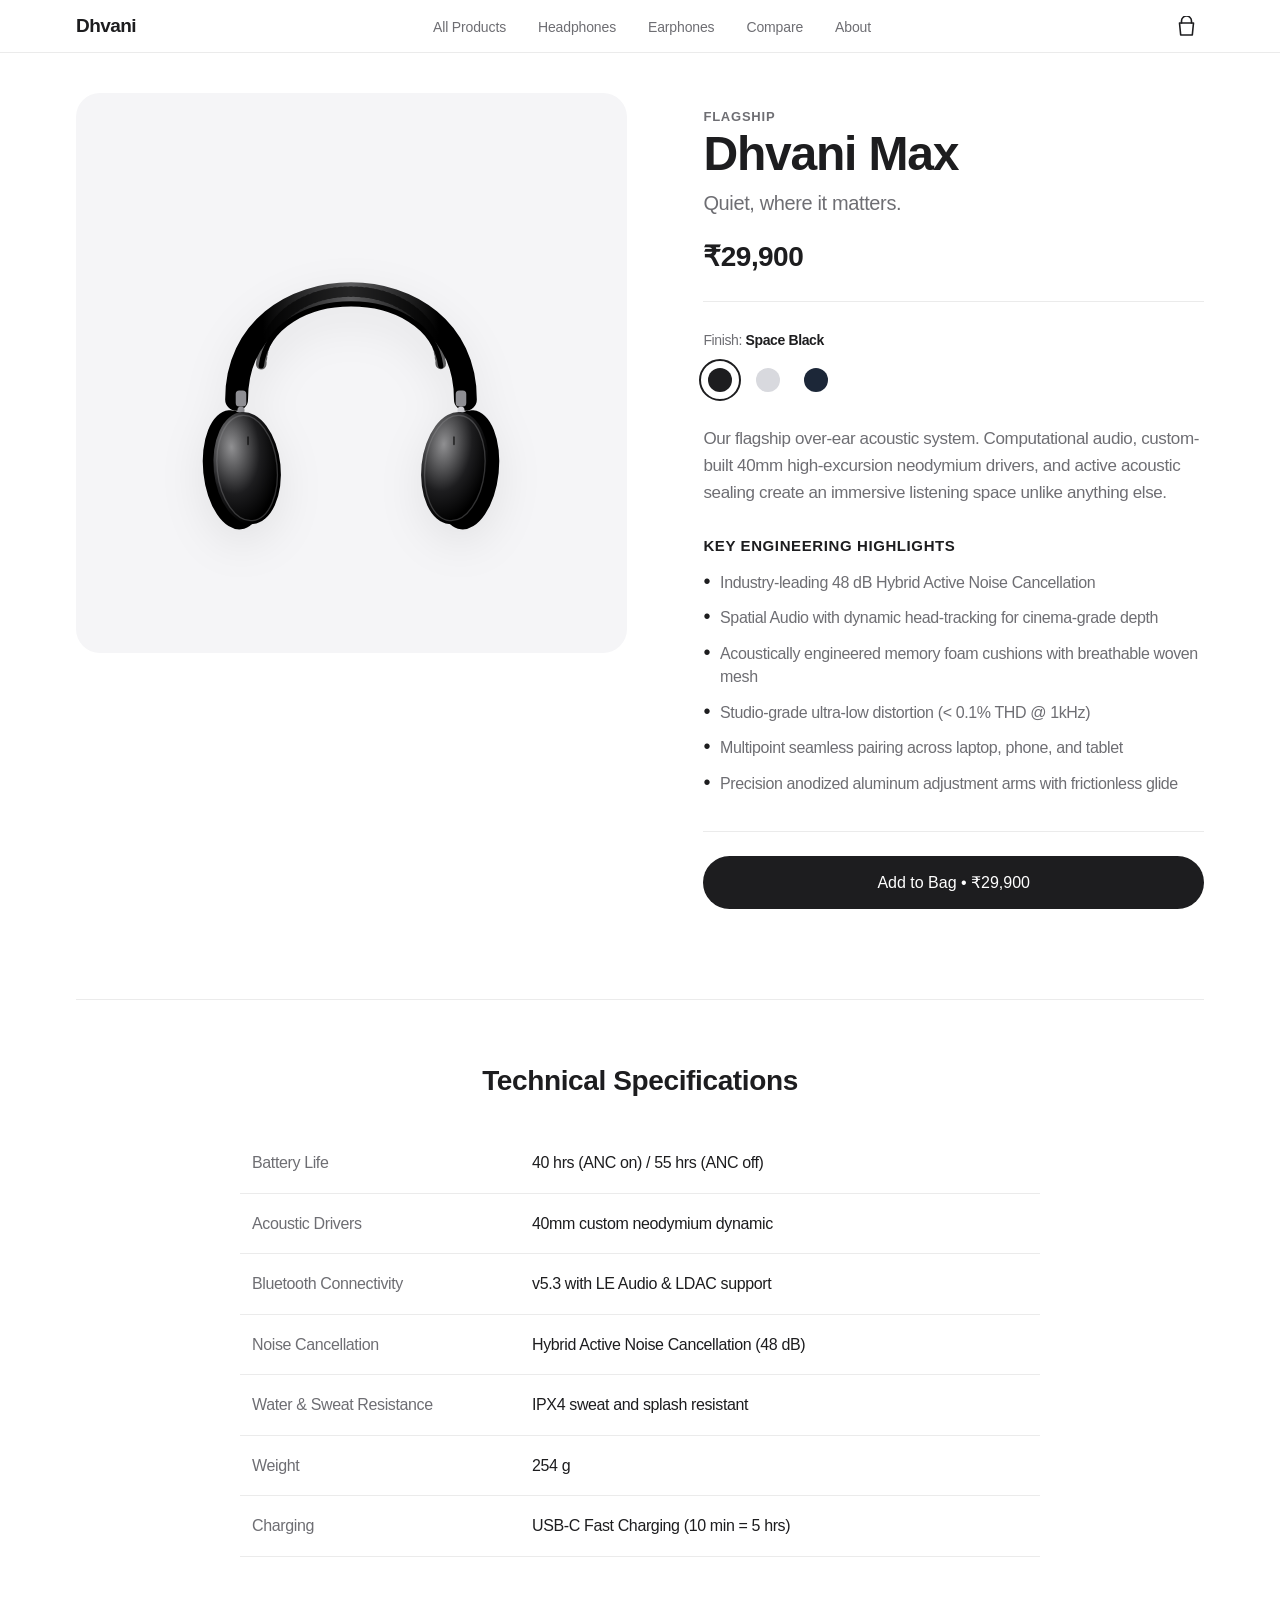
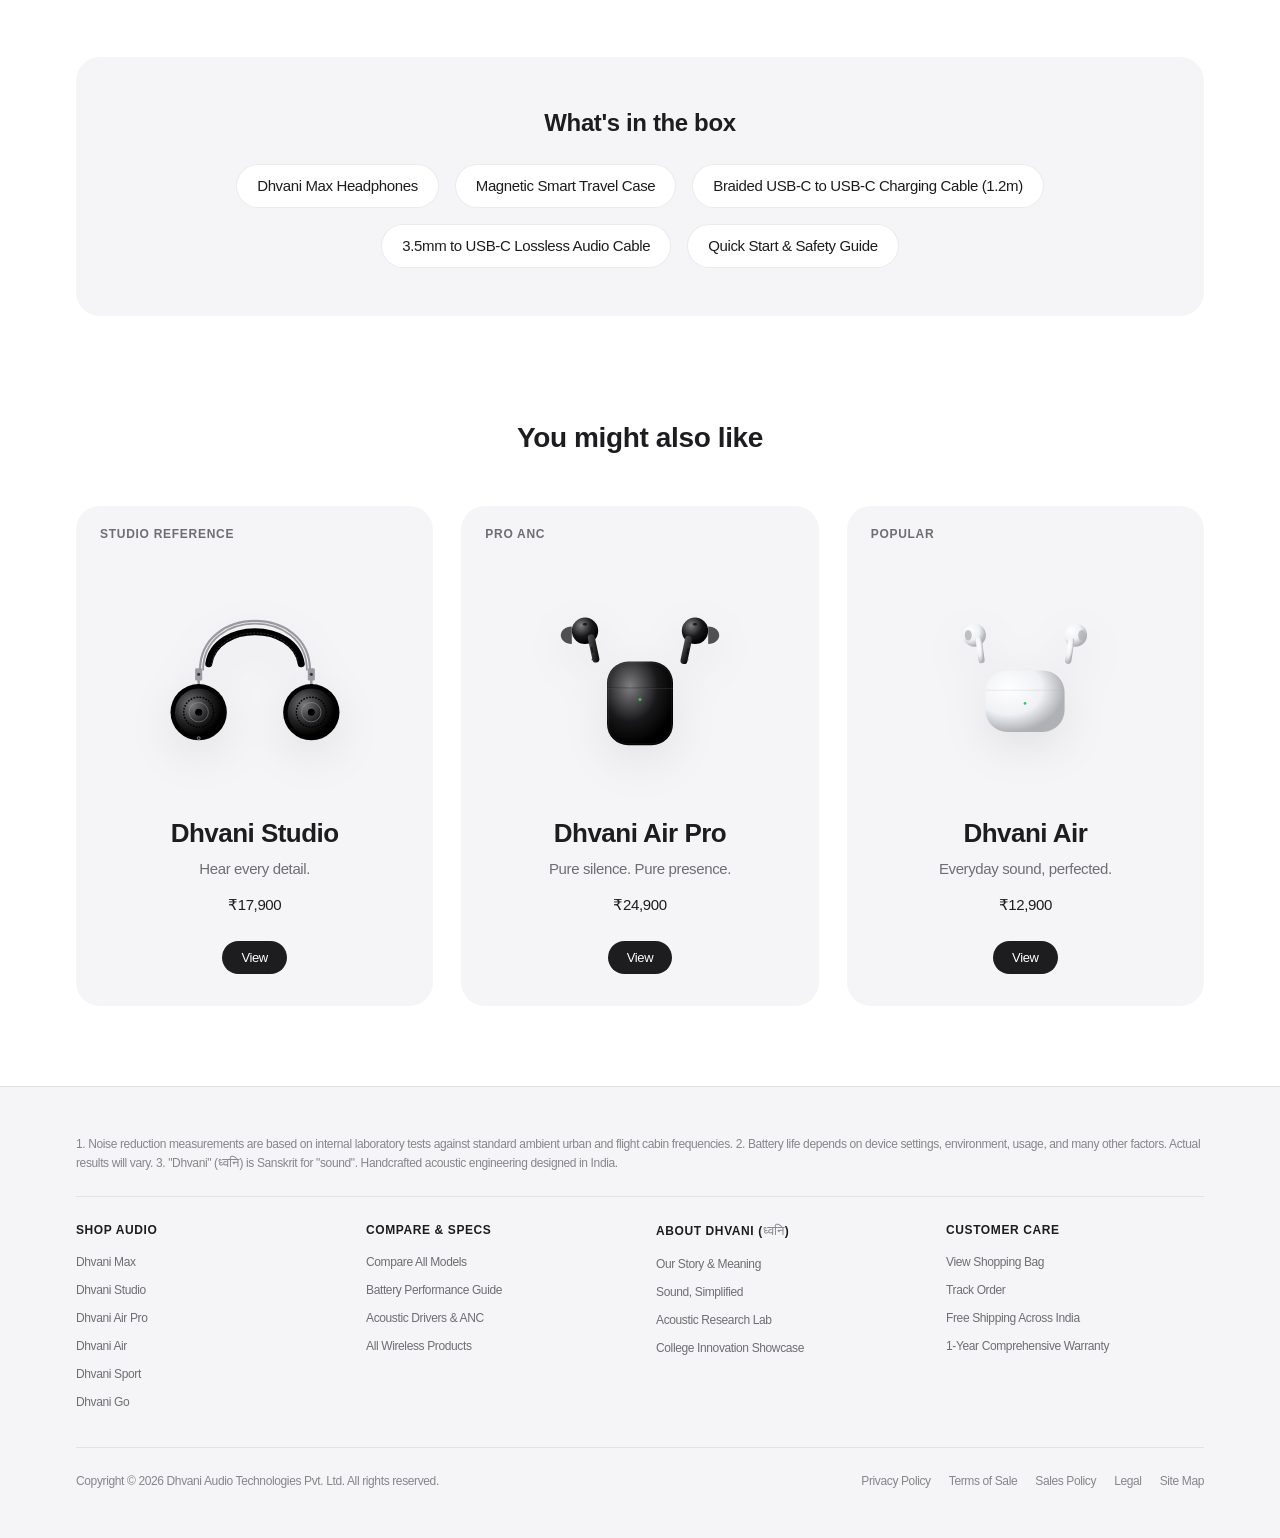
<file: product.html>
<!DOCTYPE html>
<html lang="en">
<head>
  <meta charset="UTF-8">
  <meta name="viewport" content="width=device-width, initial-scale=1.0">
  <title>Product Details — Dhvani Audio</title>
  <meta name="description" content="Explore acoustic specifications, color variants, and engineering features of Dhvani audio equipment.">
  <link rel="stylesheet" href="css/styles.css">
</head>
<body>

  <!-- Dynamic Global Navigation -->
  <header id="site-header"></header>

  <main>
    <div class="container">
      <!-- Dynamic Product Detail Layout -->
      <section class="product-detail-layout" id="product-detail-container">
        <!-- Rendered by JavaScript -->
      </section>

      <!-- Technical Specifications Table -->
      <section class="specs-section fade-up" id="specs-container">
        <!-- Rendered by JavaScript -->
      </section>

      <!-- What's in the box Section -->
      <section class="in-box-section fade-up" id="box-container">
        <!-- Rendered by JavaScript -->
      </section>

      <!-- You might also like Section -->
      <section class="related-section fade-up">
        <h2 class="related-title">You might also like</h2>
        <div class="product-grid" id="related-grid" style="grid-template-columns: repeat(3, 1fr);">
          <!-- Rendered by JavaScript -->
        </div>
      </section>
    </div>
  </main>

  <!-- Dynamic Global Footer -->
  <footer id="site-footer"></footer>

  <!-- Scripts -->
  <script src="js/products.js"></script>
  <script src="js/script.js"></script>
  <script>
    document.addEventListener("DOMContentLoaded", () => {
      // 1. Resolve product from query param ?id=... or hash or default to flagship
      const urlParams = new URLSearchParams(window.location.search);
      let productId = urlParams.get("id");
      if (!productId && window.location.hash) {
        productId = window.location.hash.replace("#", "");
      }
      if (!productId) {
        productId = "dhvani-max"; // graceful default
      }

      const product = getProductById(productId) || getProductById("dhvani-max");
      if (!product) return;

      // Update page title
      document.title = `${product.name} — Dhvani`;

      // Track currently selected color
      let selectedColor = product.colors[0];

      const detailContainer = document.getElementById("product-detail-container");
      const specsContainer = document.getElementById("specs-container");
      const boxContainer = document.getElementById("box-container");
      const relatedGrid = document.getElementById("related-grid");

      function renderMainProduct() {
        detailContainer.innerHTML = `
          <!-- Left Column: Large Visual -->
          <div class="detail-visual-column">
            <div id="active-product-visual" style="width: 100%; display: flex; justify-content: center;">
              ${renderProductVisual(product, selectedColor.hex, "hero-visual-svg")}
            </div>
          </div>

          <!-- Right Column: Product Meta & Purchase -->
          <div class="detail-info-column">
            <span class="detail-badge">${product.badge}</span>
            <h1 class="detail-name">${product.name}</h1>
            <p class="detail-tagline">${product.tagline}</p>
            <p class="detail-price">${formatPrice(product.price)}</p>

            <!-- Color Swatches -->
            <div class="swatch-section">
              <div class="swatch-label">Finish: <span id="selected-color-name">${selectedColor.name}</span></div>
              <div class="swatch-group" role="radiogroup" aria-label="Select finish">
                ${product.colors.map(c => `
                  <button 
                    type="button"
                    class="color-swatch-btn ${c.hex === selectedColor.hex ? 'selected' : ''}" 
                    data-hex="${c.hex}" 
                    data-name="${c.name}"
                    style="background-color: ${c.hex};"
                    aria-label="${c.name} finish"
                    aria-checked="${c.hex === selectedColor.hex}"
                    role="radio">
                  </button>
                `).join("")}
              </div>
            </div>

            <!-- Description -->
            <p class="detail-desc">${product.description}</p>

            <!-- Key Features -->
            <div class="features-list-title">Key Engineering Highlights</div>
            <ul class="features-list">
              ${product.features.map(f => `<li>${f}</li>`).join("")}
            </ul>

            <!-- Actions -->
            <div class="detail-actions">
              <button class="btn-pill" id="detail-add-bag-btn">
                Add to Bag • ${formatPrice(product.price)}
              </button>
            </div>
          </div>
        `;

        // Attach Swatch Click Listeners
        const swatchButtons = detailContainer.querySelectorAll(".color-swatch-btn");
        const visualSlot = document.getElementById("active-product-visual");
        const colorNameLabel = document.getElementById("selected-color-name");

        swatchButtons.forEach(btn => {
          btn.addEventListener("click", () => {
            swatchButtons.forEach(b => {
              b.classList.remove("selected");
              b.setAttribute("aria-checked", "false");
            });
            btn.classList.add("selected");
            btn.setAttribute("aria-checked", "true");

            const hex = btn.getAttribute("data-hex");
            const name = btn.getAttribute("data-name");
            selectedColor = product.colors.find(c => c.hex === hex) || { name, hex };

            colorNameLabel.textContent = selectedColor.name;
            // Update SVG visual with smooth transition
            visualSlot.innerHTML = renderProductVisual(product, selectedColor.hex, "hero-visual-svg");
          });
        });

        // Attach Add to Bag Listener
        const addBtn = document.getElementById("detail-add-bag-btn");
        if (addBtn) {
          addBtn.addEventListener("click", () => {
            addToCart(product.id, selectedColor.hex, 1);
          });
        }
      }

      function renderSpecs() {
        const s = product.specs;
        specsContainer.innerHTML = `
          <h2 class="specs-title">Technical Specifications</h2>
          <table class="specs-table">
            <tbody>
              <tr>
                <td>Battery Life</td>
                <td>${s.batteryLife}</td>
              </tr>
              <tr>
                <td>Acoustic Drivers</td>
                <td>${s.driverSize}</td>
              </tr>
              <tr>
                <td>Bluetooth Connectivity</td>
                <td>${s.bluetooth}</td>
              </tr>
              <tr>
                <td>Noise Cancellation</td>
                <td>${s.noiseCancellation}</td>
              </tr>
              <tr>
                <td>Water & Sweat Resistance</td>
                <td>${s.waterResistance}</td>
              </tr>
              <tr>
                <td>Weight</td>
                <td>${s.weight}</td>
              </tr>
              <tr>
                <td>Charging</td>
                <td>${s.chargingType}</td>
              </tr>
            </tbody>
          </table>
        `;
      }

      function renderInTheBox() {
        boxContainer.innerHTML = `
          <h3 class="in-box-title">What's in the box</h3>
          <div class="in-box-grid">
            ${product.inTheBox.map(item => `
              <div class="in-box-pill">${item}</div>
            `).join("")}
          </div>
        `;
      }

      function renderRelated() {
        const others = PRODUCTS.filter(p => p.id !== product.id).slice(0, 3);
        relatedGrid.innerHTML = others.map(p => `
          <div class="product-card">
            <span class="card-badge">${p.badge}</span>
            <a href="product.html?id=${p.id}" class="product-card-visual" aria-label="View ${p.name}">
              ${renderProductVisual(p, p.colors[0].hex)}
            </a>
            <h3 class="product-card-title"><a href="product.html?id=${p.id}">${p.name}</a></h3>
            <p class="product-card-tagline">${p.tagline}</p>
            <p class="product-card-price">${formatPrice(p.price)}</p>
            <div class="product-card-actions">
              <a href="product.html?id=${p.id}" class="btn-pill" style="padding: 8px 18px; font-size: 13px;">View</a>
            </div>
          </div>
        `).join("");
      }

      renderMainProduct();
      renderSpecs();
      renderInTheBox();
      renderRelated();
      initScrollAnimations();
    });
  </script>
</body>
</html>
</file>
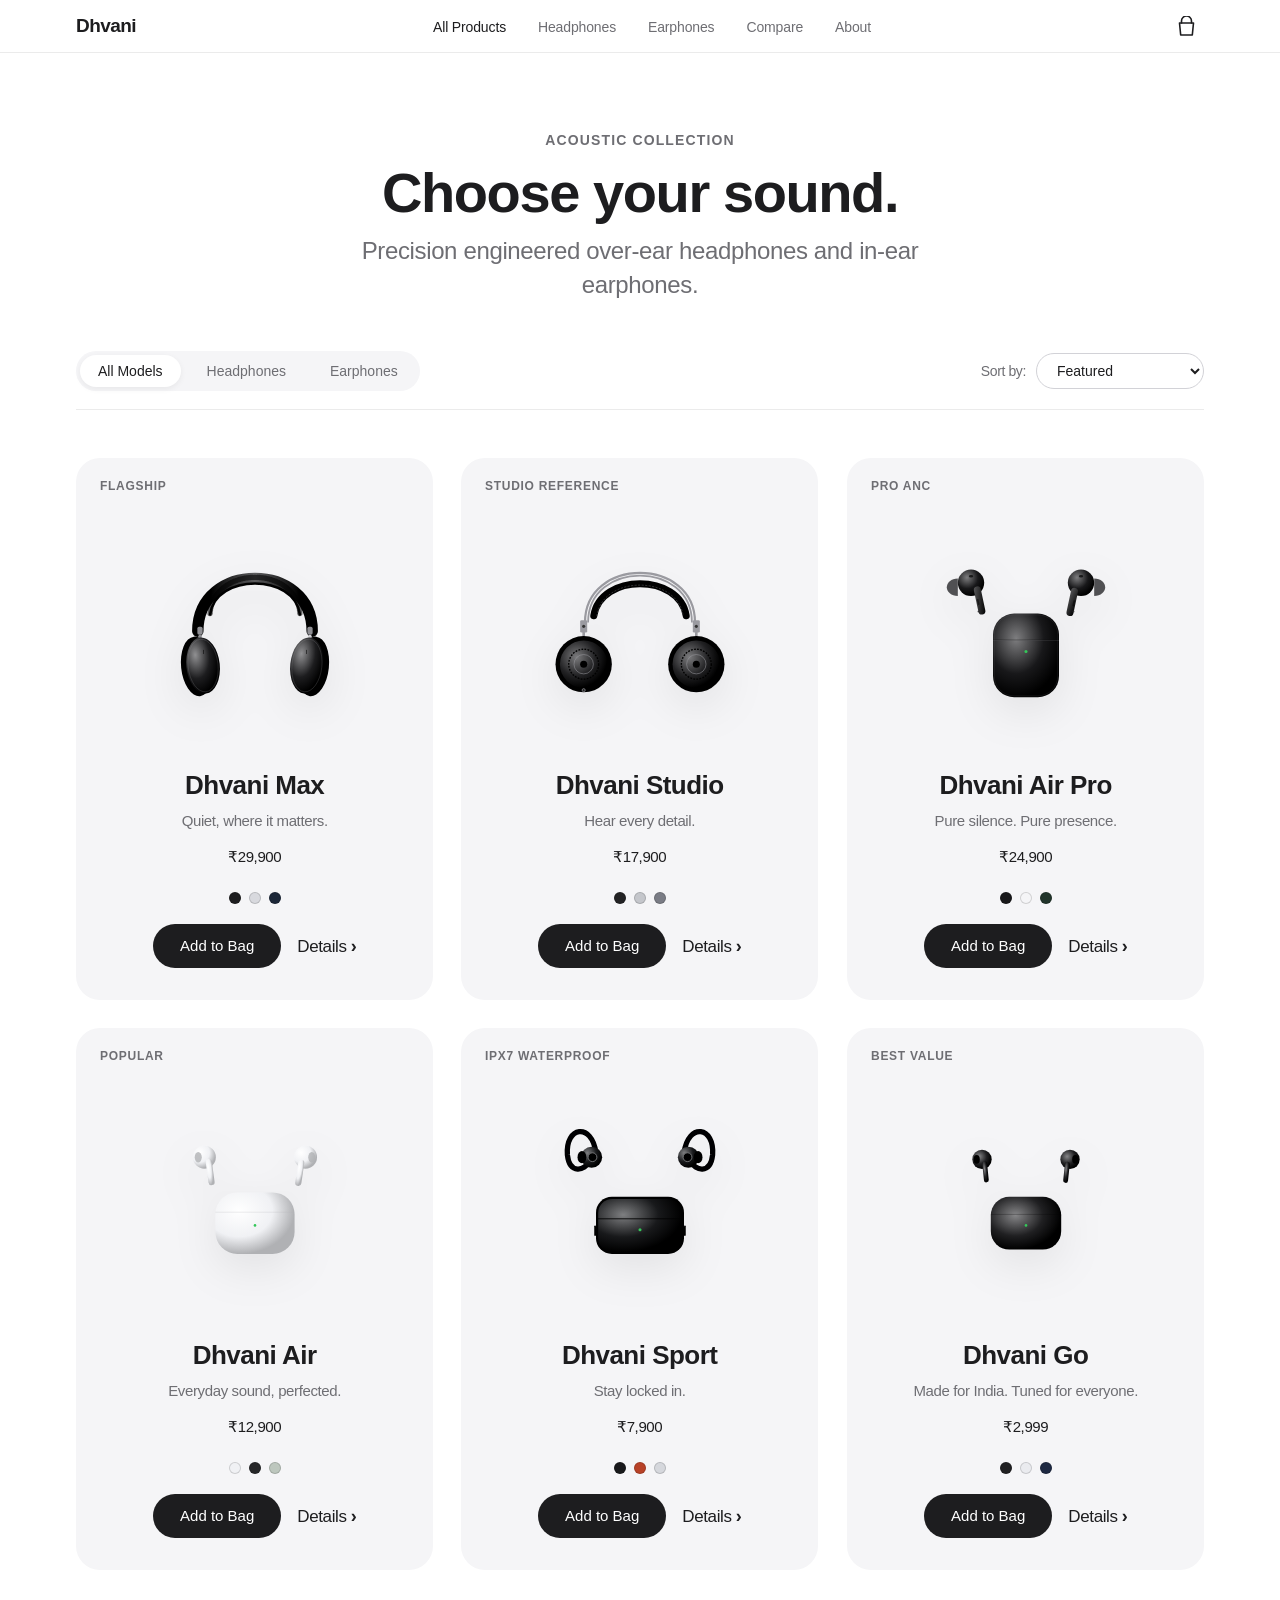
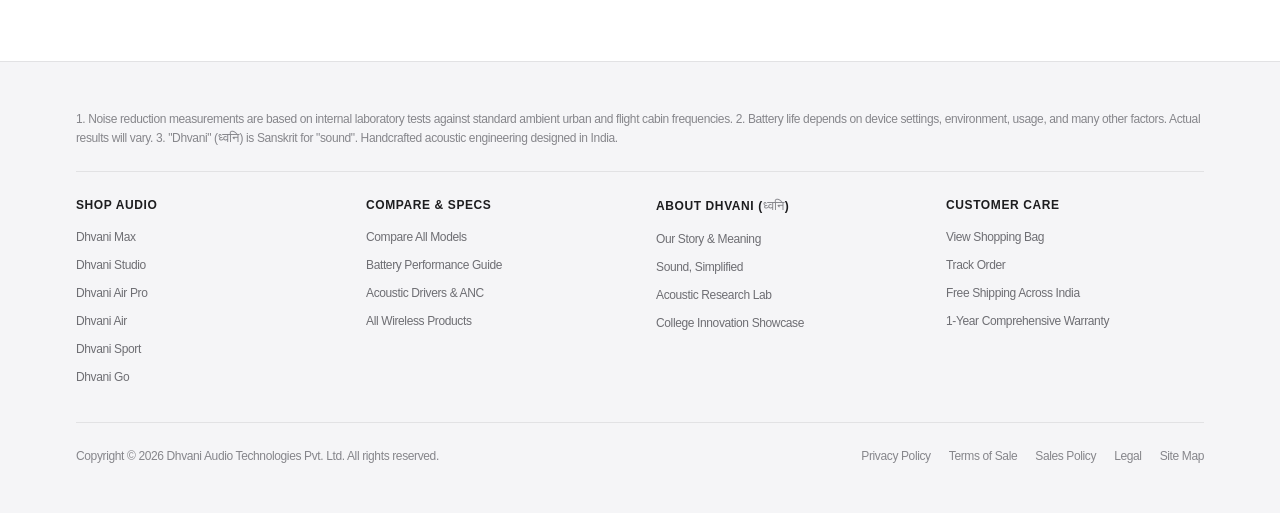
<file: products.html>
<!DOCTYPE html>
<html lang="en">
<head>
  <meta charset="UTF-8">
  <meta name="viewport" content="width=device-width, initial-scale=1.0">
  <title>All Products — Dhvani Audio</title>
  <meta name="description" content="Explore Dhvani over-ear headphones and in-ear earphones. Minimalist engineering, active noise cancellation, and authentic acoustic clarity.">
  <link rel="stylesheet" href="css/styles.css">
</head>
<body>

  <!-- Dynamic Navigation -->
  <header id="site-header"></header>

  <main>
    <section class="container products-header fade-up">
      <p class="feature-eyebrow">Acoustic Collection</p>
      <h1 class="headline-section">Choose your sound.</h1>
      <p class="subheadline" style="max-width: 600px; margin: 10px auto 0 auto;">Precision engineered over-ear headphones and in-ear earphones.</p>
    </section>

    <section class="container" style="padding-bottom: 90px;">
      <!-- Filter and Sort Bar (No Page Reload) -->
      <div class="filter-bar">
        <div class="filter-tabs" role="tablist" aria-label="Filter products by category">
          <button class="filter-tab active" data-category="all" role="tab" aria-selected="true">All Models</button>
          <button class="filter-tab" data-category="headphones" role="tab" aria-selected="false">Headphones</button>
          <button class="filter-tab" data-category="earphones" role="tab" aria-selected="false">Earphones</button>
        </div>

        <div class="sort-select-wrapper">
          <label for="sort-select">Sort by:</label>
          <select id="sort-select" class="sort-select" aria-label="Sort products">
            <option value="featured">Featured</option>
            <option value="price-asc">Price: Low to High</option>
            <option value="price-desc">Price: High to Low</option>
            <option value="name-asc">Name: A to Z</option>
          </select>
        </div>
      </div>

      <!-- Product Grid -->
      <div class="product-grid" id="products-catalog-grid">
        <!-- Rendered by JavaScript -->
      </div>

      <!-- Empty Results State (if any) -->
      <div id="no-products-message" style="display: none; text-align: center; padding: 60px 20px;">
        <h3 class="headline-card">No products found</h3>
        <p class="body-large" style="margin-top: 10px;">Try switching your category filter.</p>
      </div>
    </section>
  </main>

  <!-- Dynamic Footer -->
  <footer id="site-footer"></footer>

  <!-- Scripts -->
  <script src="js/products.js"></script>
  <script src="js/script.js"></script>
  <script>
    document.addEventListener("DOMContentLoaded", () => {
      let currentCategory = "all";
      let currentSort = "featured";

      // Check URL parameters for initial category filter
      const urlParams = new URLSearchParams(window.location.search);
      const catParam = urlParams.get("category");
      if (catParam && ["headphones", "earphones"].includes(catParam.toLowerCase())) {
        currentCategory = catParam.toLowerCase();
      }

      const tabs = document.querySelectorAll(".filter-tab");
      const sortSelect = document.getElementById("sort-select");
      const grid = document.getElementById("products-catalog-grid");
      const emptyMsg = document.getElementById("no-products-message");

      // Update active tab style
      tabs.forEach(tab => {
        const cat = tab.getAttribute("data-category");
        if (cat === currentCategory) {
          tab.classList.add("active");
          tab.setAttribute("aria-selected", "true");
        } else {
          tab.classList.remove("active");
          tab.setAttribute("aria-selected", "false");
        }

        tab.addEventListener("click", () => {
          tabs.forEach(t => {
            t.classList.remove("active");
            t.setAttribute("aria-selected", "false");
          });
          tab.classList.add("active");
          tab.setAttribute("aria-selected", "true");
          currentCategory = cat;
          renderCatalog();
        });
      });

      // Sort handler
      sortSelect.addEventListener("change", (e) => {
        currentSort = e.target.value;
        renderCatalog();
      });

      function renderCatalog() {
        let items = [...window.PRODUCTS];

        // 1. Filter
        if (currentCategory !== "all") {
          items = items.filter(p => p.category === currentCategory);
        }

        // 2. Sort
        if (currentSort === "price-asc") {
          items.sort((a, b) => a.price - b.price);
        } else if (currentSort === "price-desc") {
          items.sort((a, b) => b.price - a.price);
        } else if (currentSort === "name-asc") {
          items.sort((a, b) => a.name.localeCompare(b.name));
        }

        if (items.length === 0) {
          grid.innerHTML = "";
          emptyMsg.style.display = "block";
          return;
        }

        emptyMsg.style.display = "none";
        grid.innerHTML = items.map(p => `
          <div class="product-card fade-up in-view">
            <span class="card-badge">${p.badge}</span>
            <a href="product.html?id=${p.id}" class="product-card-visual" aria-label="View ${p.name}">
              ${renderProductVisual(p, p.colors[0].hex)}
            </a>
            <h2 class="product-card-title"><a href="product.html?id=${p.id}">${p.name}</a></h2>
            <p class="product-card-tagline">${p.tagline}</p>
            <p class="product-card-price">${formatPrice(p.price)}</p>
            
            <div style="display: flex; gap: 8px; justify-content: center; margin-bottom: 20px;">
              ${p.colors.map(c => `
                <span style="display: inline-block; width: 12px; height: 12px; border-radius: 50%; background-color: ${c.hex}; border: 1px solid rgba(0,0,0,0.15);" title="${c.name}"></span>
              `).join("")}
            </div>

            <div class="product-card-actions">
              <button class="btn-pill add-to-bag-btn" data-id="${p.id}" aria-label="Add ${p.name} to bag">
                Add to Bag
              </button>
              <a href="product.html?id=${p.id}" class="btn-link">Details <span class="arrow">›</span></a>
            </div>
          </div>
        `).join("");

        // Attach Add to Bag listeners
        grid.querySelectorAll(".add-to-bag-btn").forEach(btn => {
          btn.addEventListener("click", (e) => {
            const id = e.currentTarget.getAttribute("data-id");
            addToCart(id);
          });
        });
      }

      // Initial render
      renderCatalog();
    });
  </script>
</body>
</html>
</file>
<file: css/styles.css>
/**
 * Dhvani (ध्वनि) - Sound, simplified.
 * Master Design System & Stylesheet
 * Apple-inspired aesthetic: minimal, typography-led, spacious, calm.
 */

:root {
  /* Colors */
  --bg-primary: #ffffff;
  --bg-secondary: #f5f5f7;
  --bg-card: #f5f5f7;
  --bg-card-hover: #ebebee;
  --bg-dark: #000000;
  --bg-dark-surface: #121214;
  --bg-translucent: rgba(255, 255, 255, 0.82);
  --bg-translucent-dark: rgba(0, 0, 0, 0.82);

  --text-primary: #1d1d1f;
  --text-secondary: #6e6e73;
  --text-tertiary: #86868b;
  --text-inverse: #f5f5f7;
  --text-inverse-muted: #a1a1a6;

  --border-light: rgba(0, 0, 0, 0.08);
  --border-subtle: #d2d2d7;
  --border-dark: #333336;

  /* Typography */
  --font-stack: "SF Pro Display", "SF Pro Text", "Inter", -apple-system, BlinkMacSystemFont, "Segoe UI", Roboto, Helvetica, Arial, sans-serif;
  --font-serif: -apple-system, BlinkMacSystemFont, sans-serif;

  /* Spacing */
  --container-max: 1200px;
  --container-narrow: 840px;
  --section-padding-y: clamp(72px, 10vw, 130px);
  --container-padding-x: clamp(20px, 4vw, 36px);
  --radius-card: 24px;
  --radius-pill: 980px;
  --radius-sm: 12px;

  /* Transitions */
  --ease-apple: cubic-bezier(0.25, 0.1, 0.25, 1);
  --transition-fast: 0.2s var(--ease-apple);
  --transition-normal: 0.3s var(--ease-apple);
}

/* ==========================================================================
   Base & Reset
   ========================================================================== */
*, *::before, *::after {
  box-sizing: border-box;
  margin: 0;
  padding: 0;
}

html {
  font-size: 17px;
  line-height: 1.47059;
  font-weight: 400;
  letter-spacing: -0.022em;
  font-family: var(--font-stack);
  background-color: var(--bg-primary);
  color: var(--text-primary);
  text-rendering: optimizeLegibility;
  -webkit-font-smoothing: antialiased;
  -moz-osx-font-smoothing: grayscale;
  scroll-behavior: smooth;
}

body {
  min-height: 100vh;
  display: flex;
  flex-direction: column;
  overflow-x: hidden;
  background-color: var(--bg-primary);
}

main {
  flex: 1 0 auto;
}

img, svg {
  display: block;
  max-width: 100%;
  height: auto;
}

/* Universal SVG Product Visual Engine */
.product-svg-wrapper {
  display: flex;
  align-items: center;
  justify-content: center;
  width: 100%;
  height: 100%;
  position: relative;
}

.product-svg {
  display: block;
  width: 100%;
  height: 100%;
  max-width: 100%;
  max-height: 100%;
  filter: drop-shadow(0 14px 22px rgba(0, 0, 0, 0.08));
  transition: transform var(--transition-fast), filter var(--transition-fast);
}

.product-img {
  width: 100%;
  height: 100%;
  object-fit: contain;
  filter: drop-shadow(0 14px 22px rgba(0, 0, 0, 0.08));
}

a {
  color: inherit;
  text-decoration: none;
  transition: opacity var(--transition-fast), color var(--transition-fast);
}

button, input, select, textarea {
  font-family: inherit;
  font-size: inherit;
  color: inherit;
}

/* Accessible focus ring */
:focus-visible {
  outline: 2px solid #0071e3;
  outline-offset: 3px;
}

/* ==========================================================================
   Typography Helpers
   ========================================================================== */
.headline-huge {
  font-size: clamp(40px, 7vw, 84px);
  line-height: 1.05;
  font-weight: 600;
  letter-spacing: -0.035em;
  color: var(--text-primary);
}

.headline-section {
  font-size: clamp(32px, 5vw, 56px);
  line-height: 1.1;
  font-weight: 600;
  letter-spacing: -0.025em;
  color: var(--text-primary);
}

.headline-card {
  font-size: clamp(24px, 3.5vw, 36px);
  line-height: 1.2;
  font-weight: 600;
  letter-spacing: -0.02em;
}

.subheadline {
  font-size: clamp(19px, 2.5vw, 24px);
  line-height: 1.4;
  font-weight: 400;
  color: var(--text-secondary);
  letter-spacing: -0.015em;
}

.body-large {
  font-size: 19px;
  line-height: 1.5;
  color: var(--text-secondary);
}

.body-normal {
  font-size: 17px;
  line-height: 1.55;
  color: var(--text-secondary);
}

.caption {
  font-size: 13px;
  line-height: 1.4;
  color: var(--text-tertiary);
}

.sanskrit-text {
  font-family: inherit;
  color: var(--text-tertiary);
  font-size: 13px;
  letter-spacing: 0.02em;
  font-weight: 400;
}

/* ==========================================================================
   Layout Containers
   ========================================================================== */
.container {
  width: 100%;
  max-width: var(--container-max);
  margin-left: auto;
  margin-right: auto;
  padding-left: var(--container-padding-x);
  padding-right: var(--container-padding-x);
}

.container-narrow {
  width: 100%;
  max-width: var(--container-narrow);
  margin-left: auto;
  margin-right: auto;
  padding-left: var(--container-padding-x);
  padding-right: var(--container-padding-x);
}

.section {
  padding-top: var(--section-padding-y);
  padding-bottom: var(--section-padding-y);
}

.section-grey {
  background-color: var(--bg-secondary);
}

.section-dark {
  background-color: var(--bg-dark);
  color: var(--text-inverse);
}

.text-center {
  text-align: center;
}

/* ==========================================================================
   Buttons & Links (Strict Design Rules)
   ========================================================================== */
.btn-pill {
  display: inline-flex;
  align-items: center;
  justify-content: center;
  gap: 8px;
  background-color: var(--text-primary);
  color: #ffffff;
  padding: 12px 26px;
  font-size: 15px;
  font-weight: 500;
  line-height: 1.2;
  border-radius: var(--radius-pill);
  border: 1px solid transparent;
  cursor: pointer;
  white-space: nowrap;
  transition: transform var(--transition-fast), background-color var(--transition-fast), box-shadow var(--transition-fast);
  text-decoration: none;
}

.btn-pill:hover {
  background-color: #333336;
  transform: scale(1.02);
}

.btn-pill:active {
  transform: scale(0.98);
}

.btn-pill-inverse {
  background-color: #ffffff;
  color: #000000;
}

.btn-pill-inverse:hover {
  background-color: #e8e8ed;
}

.btn-pill-outline {
  background-color: transparent;
  color: var(--text-primary);
  border: 1px solid var(--border-subtle);
}

.btn-pill-outline:hover {
  background-color: var(--bg-secondary);
  border-color: var(--text-primary);
}

.btn-link {
  display: inline-flex;
  align-items: center;
  gap: 4px;
  font-size: 17px;
  font-weight: 400;
  color: var(--text-primary);
  cursor: pointer;
  background: none;
  border: none;
  padding: 6px 0;
}

.btn-link .arrow {
  font-size: 18px;
  font-weight: 600;
  transition: transform var(--transition-fast);
  display: inline-block;
}

.btn-link:hover .arrow {
  transform: translateX(4px);
}

.btn-group {
  display: inline-flex;
  align-items: center;
  justify-content: center;
  gap: 20px;
  flex-wrap: wrap;
}

/* ==========================================================================
   Sticky Navigation Bar
   ========================================================================== */
.site-nav {
  position: sticky;
  top: 0;
  left: 0;
  width: 100%;
  z-index: 1000;
  background-color: var(--bg-translucent);
  backdrop-filter: saturate(180%) blur(20px);
  -webkit-backdrop-filter: saturate(180%) blur(20px);
  border-bottom: 1px solid var(--border-light);
  transition: background-color var(--transition-fast);
}

.nav-container {
  max-width: var(--container-max);
  margin: 0 auto;
  padding: 0 var(--container-padding-x);
  height: 52px;
  display: flex;
  align-items: center;
  justify-content: space-between;
}

.nav-brand {
  display: inline-flex;
  align-items: baseline;
  gap: 6px;
  font-size: 19px;
  font-weight: 600;
  letter-spacing: -0.03em;
  color: var(--text-primary);
}

.nav-brand:hover {
  opacity: 0.75;
}

.nav-menu {
  display: flex;
  align-items: center;
  gap: 32px;
  list-style: none;
}

.nav-item a {
  font-size: 14px;
  font-weight: 400;
  color: var(--text-secondary);
  letter-spacing: -0.01em;
  transition: color var(--transition-fast);
}

.nav-item a:hover,
.nav-item.active a {
  color: var(--text-primary);
}

.nav-actions {
  display: flex;
  align-items: center;
  gap: 18px;
}

.cart-icon-btn {
  position: relative;
  display: inline-flex;
  align-items: center;
  justify-content: center;
  width: 36px;
  height: 36px;
  color: var(--text-primary);
  border-radius: var(--radius-pill);
  transition: background-color var(--transition-fast);
}

.cart-icon-btn:hover {
  background-color: rgba(0, 0, 0, 0.05);
}

.cart-badge {
  position: absolute;
  top: 4px;
  right: 2px;
  background-color: var(--text-primary);
  color: #ffffff;
  font-size: 11px;
  font-weight: 600;
  min-width: 17px;
  height: 17px;
  padding: 0 4px;
  border-radius: 99px;
  display: flex;
  align-items: center;
  justify-content: center;
  line-height: 1;
  transition: transform var(--transition-fast);
}

.cart-badge.bump {
  animation: badgePop 0.35s ease-out;
}

@keyframes badgePop {
  0% { transform: scale(1); }
  50% { transform: scale(1.35); }
  100% { transform: scale(1); }
}

.mobile-menu-toggle {
  display: none;
  background: none;
  border: none;
  cursor: pointer;
  padding: 8px;
  color: var(--text-primary);
}

/* Mobile Nav Drawer */
.mobile-nav-drawer {
  display: none;
  position: fixed;
  top: 52px;
  left: 0;
  width: 100%;
  background: #ffffff;
  border-bottom: 1px solid var(--border-light);
  padding: 24px;
  flex-direction: column;
  gap: 20px;
  z-index: 999;
  box-shadow: 0 16px 32px rgba(0,0,0,0.06);
}

.mobile-nav-drawer.open {
  display: flex;
}

.mobile-nav-drawer a {
  font-size: 18px;
  font-weight: 500;
  color: var(--text-primary);
  padding: 8px 0;
  border-bottom: 1px solid var(--border-light);
}

/* ==========================================================================
   Hero Section
   ========================================================================== */
.hero {
  padding-top: clamp(60px, 9vw, 110px);
  padding-bottom: clamp(60px, 9vw, 110px);
  text-align: center;
  position: relative;
}

.hero-eyebrow {
  display: inline-block;
  font-size: 14px;
  font-weight: 500;
  color: var(--text-secondary);
  letter-spacing: 0.05em;
  text-transform: uppercase;
  margin-bottom: 14px;
}

.hero-title {
  margin-bottom: 14px;
}

.hero-subtitle {
  max-width: 650px;
  margin: 0 auto 28px auto;
}

.hero-visual {
  margin-top: 48px;
  max-width: 580px;
  width: 100%;
  min-height: 380px;
  margin-left: auto;
  margin-right: auto;
  display: flex;
  align-items: center;
  justify-content: center;
}

.hero-visual .product-svg-wrapper {
  width: 100%;
  height: 100%;
  max-height: 440px;
}

.hero-visual .product-svg {
  width: 100%;
  height: 100%;
  max-height: 440px;
  transition: transform 0.4s var(--ease-apple);
}

.hero-visual:hover .product-svg {
  transform: translateY(-6px) scale(1.015);
}

.brand-philosophy-pill {
  display: inline-flex;
  align-items: center;
  gap: 8px;
  background-color: var(--bg-secondary);
  padding: 6px 16px;
  border-radius: var(--radius-pill);
  font-size: 13px;
  color: var(--text-secondary);
  margin-bottom: 24px;
}

.brand-philosophy-pill strong {
  color: var(--text-primary);
  font-weight: 600;
}

/* ==========================================================================
   Product Lineup Grid (Cards)
   ========================================================================== */
.product-grid {
  display: grid;
  grid-template-columns: repeat(3, 1fr);
  gap: 28px;
  margin-top: 48px;
}

.product-card {
  background-color: var(--bg-card);
  border-radius: var(--radius-card);
  padding: 40px 32px 32px 32px;
  display: flex;
  flex-direction: column;
  align-items: center;
  text-align: center;
  position: relative;
  transition: background-color var(--transition-normal), transform var(--transition-fast);
}

.product-card:hover {
  background-color: var(--bg-card-hover);
  transform: translateY(-4px);
}

.card-badge {
  position: absolute;
  top: 20px;
  left: 24px;
  font-size: 12px;
  font-weight: 600;
  color: var(--text-secondary);
  text-transform: uppercase;
  letter-spacing: 0.06em;
}

.product-card-visual {
  width: 100%;
  max-width: 260px;
  height: 240px;
  display: flex;
  align-items: center;
  justify-content: center;
  margin-bottom: 28px;
}

.product-card-visual .product-svg-wrapper {
  width: 100%;
  height: 100%;
  max-height: 220px;
}

.product-card-visual .product-svg {
  width: 100%;
  height: 100%;
  max-height: 220px;
  transition: transform var(--transition-fast);
}

.product-card:hover .product-card-visual .product-svg {
  transform: scale(1.04);
}

.product-card-title {
  font-size: 26px;
  font-weight: 600;
  letter-spacing: -0.02em;
  margin-bottom: 6px;
}

.product-card-tagline {
  font-size: 15px;
  color: var(--text-secondary);
  margin-bottom: 14px;
  min-height: 22px;
}

.product-card-price {
  font-size: 15px;
  font-weight: 500;
  color: var(--text-primary);
  margin-bottom: 24px;
}

.product-card-actions {
  display: flex;
  align-items: center;
  gap: 16px;
  margin-top: auto;
}

/* ==========================================================================
   Alternating Feature Highlights
   ========================================================================== */
.feature-row {
  display: grid;
  grid-template-columns: 1fr 1fr;
  align-items: center;
  gap: clamp(40px, 8vw, 100px);
  margin-bottom: clamp(60px, 9vw, 120px);
}

.feature-row:last-child {
  margin-bottom: 0;
}

.feature-row.reversed {
  direction: rtl;
}

.feature-row.reversed > * {
  direction: ltr;
}

.feature-content {
  max-width: 480px;
}

.feature-eyebrow {
  font-size: 14px;
  font-weight: 600;
  text-transform: uppercase;
  letter-spacing: 0.08em;
  color: var(--text-secondary);
  margin-bottom: 12px;
}

.feature-title {
  margin-bottom: 18px;
}

.feature-desc {
  margin-bottom: 24px;
}

.feature-visual {
  background-color: var(--bg-card);
  border-radius: var(--radius-card);
  padding: 48px;
  display: flex;
  align-items: center;
  justify-content: center;
  min-height: 420px;
  width: 100%;
}

.feature-visual .product-svg-wrapper {
  width: 100%;
  height: 100%;
  max-width: 380px;
}

.feature-visual .product-svg {
  width: 100%;
  height: 100%;
  max-width: 380px;
  max-height: 340px;
}

/* ==========================================================================
   Full-Width Black Section ("Why Dhvani")
   ========================================================================== */
.why-section {
  background-color: var(--bg-dark);
  color: var(--text-inverse);
  padding: clamp(90px, 12vw, 160px) 0;
}

.why-header {
  text-align: center;
  max-width: 760px;
  margin: 0 auto 64px auto;
}

.why-header .headline-section {
  color: #ffffff;
  margin-bottom: 16px;
}

.why-header .subheadline {
  color: var(--text-inverse-muted);
}

.stats-grid {
  display: grid;
  grid-template-columns: repeat(3, 1fr);
  gap: 40px;
  text-align: center;
}

.stat-item {
  padding: 24px 16px;
}

.stat-number {
  font-size: clamp(48px, 6vw, 76px);
  font-weight: 600;
  letter-spacing: -0.035em;
  line-height: 1.05;
  color: #ffffff;
  margin-bottom: 12px;
}

.stat-label {
  font-size: 19px;
  font-weight: 500;
  color: #ffffff;
  margin-bottom: 8px;
}

.stat-desc {
  font-size: 15px;
  color: var(--text-inverse-muted);
  line-height: 1.5;
  max-width: 280px;
  margin: 0 auto;
}

/* ==========================================================================
   Compare Teaser Section
   ========================================================================== */
.compare-teaser {
  text-align: center;
  background-color: var(--bg-secondary);
  border-radius: var(--radius-card);
  padding: clamp(60px, 8vw, 100px) 32px;
  margin: 40px auto;
  max-width: var(--container-max);
}

.compare-teaser-title {
  margin-bottom: 16px;
}

.compare-teaser-desc {
  max-width: 600px;
  margin: 0 auto 32px auto;
}

/* ==========================================================================
   Multi-Column Apple-Style Footer
   ========================================================================== */
.site-footer {
  background-color: var(--bg-secondary);
  border-top: 1px solid var(--border-light);
  color: var(--text-secondary);
  font-size: 12px;
  line-height: 1.5;
  padding-top: 48px;
  padding-bottom: 48px;
}

.footer-top-note {
  padding-bottom: 24px;
  margin-bottom: 24px;
  border-bottom: 1px solid var(--border-light);
  color: var(--text-tertiary);
  font-size: 12px;
}

.footer-grid {
  display: grid;
  grid-template-columns: repeat(4, 1fr);
  gap: 32px;
  padding-bottom: 36px;
  border-bottom: 1px solid var(--border-light);
}

.footer-column-title {
  font-size: 12px;
  font-weight: 600;
  color: var(--text-primary);
  text-transform: uppercase;
  letter-spacing: 0.05em;
  margin-bottom: 14px;
}

.footer-links {
  list-style: none;
  display: flex;
  flex-direction: column;
  gap: 10px;
}

.footer-links a {
  color: var(--text-secondary);
  font-size: 12px;
}

.footer-links a:hover {
  color: var(--text-primary);
  text-decoration: underline;
}

.footer-bottom {
  display: flex;
  justify-content: space-between;
  align-items: center;
  flex-wrap: wrap;
  gap: 16px;
  padding-top: 24px;
  font-size: 12px;
  color: var(--text-tertiary);
}

.footer-bottom-links {
  display: flex;
  gap: 18px;
  flex-wrap: wrap;
}

.footer-bottom-links a:hover {
  color: var(--text-primary);
}

/* ==========================================================================
   Products Listing Page (Filter & Sort)
   ========================================================================== */
.products-header {
  padding-top: clamp(48px, 6vw, 80px);
  padding-bottom: 32px;
  text-align: center;
}

.filter-bar {
  display: flex;
  justify-content: space-between;
  align-items: center;
  flex-wrap: wrap;
  gap: 20px;
  padding: 18px 0;
  margin-bottom: 36px;
  border-bottom: 1px solid var(--border-light);
}

.filter-tabs {
  display: inline-flex;
  gap: 8px;
  background-color: var(--bg-secondary);
  padding: 4px;
  border-radius: var(--radius-pill);
}

.filter-tab {
  background: none;
  border: none;
  padding: 8px 18px;
  font-size: 14px;
  font-weight: 500;
  color: var(--text-secondary);
  border-radius: var(--radius-pill);
  cursor: pointer;
  transition: all var(--transition-fast);
}

.filter-tab.active {
  background-color: #ffffff;
  color: var(--text-primary);
  box-shadow: 0 2px 6px rgba(0,0,0,0.06);
}

.sort-select-wrapper {
  display: flex;
  align-items: center;
  gap: 10px;
  font-size: 14px;
  color: var(--text-secondary);
}

.sort-select {
  padding: 8px 16px;
  border-radius: var(--radius-pill);
  border: 1px solid var(--border-subtle);
  background-color: #ffffff;
  font-size: 14px;
  color: var(--text-primary);
  cursor: pointer;
  outline: none;
}

.sort-select:focus {
  border-color: var(--text-primary);
}

/* ==========================================================================
   Product Detail Page (product.html?id=...)
   ========================================================================== */
.product-detail-layout {
  display: grid;
  grid-template-columns: 1.1fr 1fr;
  gap: clamp(40px, 6vw, 80px);
  align-items: start;
  padding-top: 40px;
  padding-bottom: 80px;
}

.detail-visual-column {
  position: sticky;
  top: 90px;
  background-color: var(--bg-card);
  border-radius: var(--radius-card);
  padding: 60px 40px;
  display: flex;
  flex-direction: column;
  align-items: center;
  justify-content: center;
  min-height: 520px;
  width: 100%;
}

.detail-visual-column .product-svg-wrapper {
  width: 100%;
  max-width: 440px;
  height: 440px;
}

.detail-visual-column .product-svg {
  width: 100%;
  height: 100%;
  max-width: 440px;
  max-height: 440px;
  transition: transform 0.3s ease;
}

.detail-info-column {
  padding: 10px 0;
}

.detail-badge {
  font-size: 13px;
  font-weight: 600;
  text-transform: uppercase;
  letter-spacing: 0.06em;
  color: var(--text-secondary);
  margin-bottom: 8px;
}

.detail-name {
  font-size: clamp(34px, 4.5vw, 48px);
  font-weight: 600;
  letter-spacing: -0.025em;
  line-height: 1.1;
  margin-bottom: 8px;
}

.detail-tagline {
  font-size: 20px;
  color: var(--text-secondary);
  margin-bottom: 18px;
}

.detail-price {
  font-size: 28px;
  font-weight: 600;
  letter-spacing: -0.02em;
  color: var(--text-primary);
  margin-bottom: 28px;
  padding-bottom: 24px;
  border-bottom: 1px solid var(--border-light);
}

/* Color Swatches */
.swatch-section {
  margin-bottom: 28px;
}

.swatch-label {
  font-size: 14px;
  font-weight: 500;
  color: var(--text-secondary);
  margin-bottom: 12px;
}

.swatch-label span {
  color: var(--text-primary);
  font-weight: 600;
}

.swatch-group {
  display: flex;
  gap: 14px;
}

.color-swatch-btn {
  width: 34px;
  height: 34px;
  border-radius: 50%;
  border: 2px solid transparent;
  padding: 3px;
  cursor: pointer;
  background-clip: content-box;
  transition: transform var(--transition-fast), outline-color var(--transition-fast);
  outline: 2px solid transparent;
}

.color-swatch-btn:hover {
  transform: scale(1.1);
}

.color-swatch-btn.selected {
  outline: 2px solid var(--text-primary);
  outline-offset: 2px;
}

.detail-desc {
  font-size: 17px;
  line-height: 1.6;
  color: var(--text-secondary);
  margin-bottom: 28px;
}

.features-list-title {
  font-size: 15px;
  font-weight: 600;
  color: var(--text-primary);
  margin-bottom: 14px;
  text-transform: uppercase;
  letter-spacing: 0.04em;
}

.features-list {
  list-style: none;
  display: flex;
  flex-direction: column;
  gap: 12px;
  margin-bottom: 36px;
}

.features-list li {
  font-size: 16px;
  color: var(--text-secondary);
  display: flex;
  align-items: baseline;
  gap: 10px;
}

.features-list li::before {
  content: "•";
  color: var(--text-primary);
  font-size: 20px;
  line-height: 1;
}

.detail-actions {
  display: flex;
  gap: 16px;
  align-items: center;
  margin-top: 32px;
  padding-top: 24px;
  border-top: 1px solid var(--border-light);
}

.detail-actions .btn-pill {
  flex: 1;
  padding: 16px 32px;
  font-size: 16px;
}

/* Specs Table */
.specs-section {
  padding-top: 60px;
  padding-bottom: 60px;
  border-top: 1px solid var(--border-light);
}

.specs-title {
  font-size: 28px;
  font-weight: 600;
  margin-bottom: 32px;
  text-align: center;
}

.specs-table {
  width: 100%;
  max-width: 800px;
  margin: 0 auto;
  border-collapse: collapse;
}

.specs-table tr {
  border-bottom: 1px solid var(--border-light);
}

.specs-table td {
  padding: 18px 12px;
  font-size: 16px;
}

.specs-table td:first-child {
  color: var(--text-secondary);
  width: 35%;
  font-weight: 400;
}

.specs-table td:last-child {
  color: var(--text-primary);
  font-weight: 500;
}

/* In The Box */
.in-box-section {
  background-color: var(--bg-secondary);
  border-radius: var(--radius-card);
  padding: 48px;
  margin-top: 40px;
  margin-bottom: 60px;
  text-align: center;
}

.in-box-title {
  font-size: 24px;
  font-weight: 600;
  margin-bottom: 24px;
}

.in-box-grid {
  display: flex;
  flex-wrap: wrap;
  justify-content: center;
  gap: 16px;
}

.in-box-pill {
  background-color: #ffffff;
  padding: 10px 20px;
  border-radius: var(--radius-pill);
  font-size: 15px;
  color: var(--text-primary);
  border: 1px solid var(--border-light);
}

/* Related Row */
.related-section {
  padding-top: 40px;
  padding-bottom: 80px;
}

.related-title {
  text-align: center;
  font-size: 28px;
  font-weight: 600;
  margin-bottom: 40px;
}

/* ==========================================================================
   Compare Page (compare.html)
   ========================================================================== */
.compare-header {
  text-align: center;
  padding-top: 60px;
  padding-bottom: 36px;
}

.compare-matrix-wrapper {
  overflow-x: auto;
  padding-bottom: 40px;
}

.compare-matrix {
  width: 100%;
  border-collapse: separate;
  border-spacing: 16px 0;
  table-layout: fixed;
}

.compare-col-header {
  background-color: var(--bg-card);
  border-radius: var(--radius-card);
  padding: 24px 20px 28px 20px;
  text-align: center;
  vertical-align: top;
}

.compare-selector {
  width: 100%;
  padding: 10px 14px;
  border-radius: var(--radius-pill);
  border: 1px solid var(--border-subtle);
  background-color: #ffffff;
  font-size: 14px;
  font-weight: 500;
  margin-bottom: 16px;
  outline: none;
  cursor: pointer;
}

.compare-visual {
  height: 180px;
  display: flex;
  align-items: center;
  justify-content: center;
  margin-bottom: 16px;
  width: 100%;
}

.compare-visual .product-svg-wrapper {
  width: 100%;
  height: 100%;
}

.compare-visual .product-svg {
  width: 100%;
  height: 100%;
  max-height: 160px;
}

.compare-col-name {
  font-size: 22px;
  font-weight: 600;
  margin-bottom: 4px;
}

.compare-col-price {
  font-size: 17px;
  font-weight: 500;
  color: var(--text-secondary);
  margin-bottom: 16px;
}

.compare-row-category {
  background-color: var(--bg-secondary);
  font-size: 14px;
  font-weight: 600;
  text-transform: uppercase;
  letter-spacing: 0.05em;
  padding: 12px 16px;
  text-align: left;
}

.compare-row-label {
  padding: 20px 16px 6px 16px;
  font-size: 13px;
  font-weight: 600;
  color: var(--text-tertiary);
  text-transform: uppercase;
  letter-spacing: 0.04em;
  text-align: center;
}

.compare-cell {
  padding: 12px 20px 24px 20px;
  text-align: center;
  font-size: 15px;
  line-height: 1.45;
  color: var(--text-primary);
  border-bottom: 1px solid var(--border-light);
  vertical-align: top;
}

/* ==========================================================================
   Cart Page (cart.html)
   ========================================================================== */
.cart-header {
  padding-top: 50px;
  padding-bottom: 24px;
  border-bottom: 1px solid var(--border-light);
  margin-bottom: 40px;
}

.cart-layout {
  display: grid;
  grid-template-columns: 1.5fr 1fr;
  gap: 48px;
  align-items: start;
  padding-bottom: 80px;
}

.cart-items-list {
  display: flex;
  flex-direction: column;
  gap: 24px;
}

.cart-item {
  display: grid;
  grid-template-columns: 110px 1fr auto;
  gap: 24px;
  padding-bottom: 28px;
  border-bottom: 1px solid var(--border-light);
  align-items: center;
}

.cart-item-visual {
  width: 110px;
  height: 110px;
  background-color: var(--bg-card);
  border-radius: var(--radius-sm);
  display: flex;
  align-items: center;
  justify-content: center;
  padding: 8px;
  flex-shrink: 0;
}

.cart-item-visual .product-svg-wrapper {
  width: 100%;
  height: 100%;
}

.cart-item-visual .product-svg {
  width: 100%;
  height: 100%;
  max-height: 90px;
}

.cart-item-info {
  display: flex;
  flex-direction: column;
  gap: 6px;
}

.cart-item-title {
  font-size: 19px;
  font-weight: 600;
}

.cart-item-color {
  font-size: 14px;
  color: var(--text-secondary);
}

.cart-item-price {
  font-size: 16px;
  font-weight: 500;
  color: var(--text-primary);
}

.cart-item-controls {
  display: flex;
  flex-direction: column;
  align-items: flex-end;
  gap: 14px;
}

.qty-counter {
  display: inline-flex;
  align-items: center;
  border: 1px solid var(--border-subtle);
  border-radius: var(--radius-pill);
  padding: 2px 8px;
  background-color: #ffffff;
}

.qty-btn {
  background: none;
  border: none;
  width: 28px;
  height: 28px;
  display: flex;
  align-items: center;
  justify-content: center;
  cursor: pointer;
  font-size: 17px;
  color: var(--text-primary);
  border-radius: 50%;
  transition: background-color var(--transition-fast);
}

.qty-btn:hover {
  background-color: var(--bg-secondary);
}

.qty-value {
  min-width: 28px;
  text-align: center;
  font-size: 15px;
  font-weight: 500;
}

.cart-remove-btn {
  background: none;
  border: none;
  font-size: 13px;
  color: var(--text-secondary);
  cursor: pointer;
  text-decoration: underline;
  padding: 4px;
}

.cart-remove-btn:hover {
  color: #d70015;
}

.cart-summary-card {
  background-color: var(--bg-card);
  border-radius: var(--radius-card);
  padding: 36px;
  display: flex;
  flex-direction: column;
  gap: 20px;
}

.summary-title {
  font-size: 22px;
  font-weight: 600;
  padding-bottom: 12px;
  border-bottom: 1px solid var(--border-light);
}

.summary-row {
  display: flex;
  justify-content: space-between;
  align-items: center;
  font-size: 16px;
  color: var(--text-secondary);
}

.summary-row.total {
  font-size: 20px;
  font-weight: 600;
  color: var(--text-primary);
  padding-top: 16px;
  border-top: 1px solid var(--border-light);
}

.empty-cart-state {
  text-align: center;
  padding: 80px 20px;
}

.empty-cart-title {
  font-size: 32px;
  font-weight: 600;
  margin-bottom: 12px;
}

.empty-cart-desc {
  font-size: 17px;
  color: var(--text-secondary);
  margin-bottom: 28px;
}

/* ==========================================================================
   Checkout Page (checkout.html)
   ========================================================================== */
.checkout-header {
  padding-top: 48px;
  padding-bottom: 24px;
  border-bottom: 1px solid var(--border-light);
  margin-bottom: 36px;
}

.checkout-grid {
  display: grid;
  grid-template-columns: 1.4fr 1fr;
  gap: 48px;
  padding-bottom: 80px;
}

.checkout-form-section {
  margin-bottom: 36px;
}

.form-section-title {
  font-size: 19px;
  font-weight: 600;
  margin-bottom: 20px;
}

.form-row {
  display: grid;
  grid-template-columns: 1fr 1fr;
  gap: 16px;
  margin-bottom: 16px;
}

.form-group {
  margin-bottom: 16px;
  display: flex;
  flex-direction: column;
  gap: 6px;
}

.form-label {
  font-size: 13px;
  font-weight: 500;
  color: var(--text-secondary);
}

.form-input {
  width: 100%;
  padding: 13px 16px;
  border-radius: var(--radius-sm);
  border: 1px solid var(--border-subtle);
  background-color: #ffffff;
  font-size: 15px;
  color: var(--text-primary);
  outline: none;
  transition: border-color var(--transition-fast), box-shadow var(--transition-fast);
}

.form-input:focus {
  border-color: var(--text-primary);
  box-shadow: 0 0 0 3px rgba(0, 0, 0, 0.05);
}

.form-input.error {
  border-color: #d70015;
}

.error-msg {
  font-size: 12px;
  color: #d70015;
  display: none;
}

.error-msg.visible {
  display: block;
}

/* Payment Radio Options */
.payment-methods {
  display: flex;
  flex-direction: column;
  gap: 12px;
}

.payment-method-card {
  display: flex;
  align-items: center;
  gap: 14px;
  padding: 16px;
  border: 1px solid var(--border-subtle);
  border-radius: var(--radius-sm);
  cursor: pointer;
  background-color: #ffffff;
  transition: border-color var(--transition-fast);
}

.payment-method-card:hover {
  border-color: var(--text-primary);
}

.payment-method-card input[type="radio"] {
  accent-color: var(--text-primary);
  width: 18px;
  height: 18px;
}

.payment-method-details {
  display: flex;
  flex-direction: column;
}

.payment-method-title {
  font-size: 15px;
  font-weight: 500;
}

.payment-method-sub {
  font-size: 13px;
  color: var(--text-secondary);
}

/* Order Confirmation Modal / Screen */
.order-success-card {
  background-color: var(--bg-card);
  border-radius: var(--radius-card);
  padding: 60px 40px;
  text-align: center;
  max-width: 680px;
  margin: 40px auto 80px auto;
}

.success-icon {
  width: 64px;
  height: 64px;
  background-color: var(--text-primary);
  color: #ffffff;
  border-radius: 50%;
  display: flex;
  align-items: center;
  justify-content: center;
  font-size: 32px;
  margin: 0 auto 24px auto;
}

.order-number-pill {
  display: inline-block;
  background-color: #ffffff;
  border: 1px solid var(--border-subtle);
  padding: 8px 20px;
  border-radius: var(--radius-pill);
  font-size: 15px;
  font-weight: 600;
  letter-spacing: 0.04em;
  margin: 16px 0 24px 0;
}

/* ==========================================================================
   Toast Notification (Apple-style subtle pill)
   ========================================================================== */
.toast-container {
  position: fixed;
  bottom: 28px;
  right: 28px;
  z-index: 2000;
  display: flex;
  flex-direction: column;
  gap: 10px;
  pointer-events: none;
}

.toast {
  pointer-events: auto;
  background-color: rgba(29, 29, 31, 0.95);
  color: #ffffff;
  backdrop-filter: blur(12px);
  padding: 12px 22px;
  border-radius: var(--radius-pill);
  font-size: 14px;
  font-weight: 500;
  box-shadow: 0 10px 25px rgba(0,0,0,0.2);
  display: flex;
  align-items: center;
  gap: 12px;
  transform: translateY(20px);
  opacity: 0;
  transition: transform 0.3s var(--ease-apple), opacity 0.3s var(--ease-apple);
}

.toast.show {
  transform: translateY(0);
  opacity: 1;
}

/* ==========================================================================
   Subtle Scroll Animations (IntersectionObserver)
   ========================================================================== */
.fade-up {
  opacity: 0;
  transform: translateY(24px);
  transition: opacity 0.6s var(--ease-apple), transform 0.6s var(--ease-apple);
  will-change: opacity, transform;
}

.fade-up.in-view {
  opacity: 1;
  transform: translateY(0);
}

/* ==========================================================================
   Responsive Breakpoints
   ========================================================================== */
@media (max-width: 992px) {
  .product-grid {
    grid-template-columns: repeat(2, 1fr);
  }

  .stats-grid {
    grid-template-columns: 1fr;
    gap: 32px;
  }

  .feature-row {
    grid-template-columns: 1fr;
    gap: 40px;
    text-align: center;
  }

  .feature-content {
    max-width: 100%;
    margin: 0 auto;
  }

  .product-detail-layout {
    grid-template-columns: 1fr;
  }

  .detail-visual-column {
    position: static;
  }

  .cart-layout, .checkout-grid {
    grid-template-columns: 1fr;
  }

  .footer-grid {
    grid-template-columns: repeat(2, 1fr);
  }
}

@media (max-width: 640px) {
  .nav-menu {
    display: none;
  }

  .mobile-menu-toggle {
    display: block;
  }

  .product-grid {
    grid-template-columns: 1fr;
  }

  .cart-item {
    grid-template-columns: 80px 1fr;
  }

  .cart-item-controls {
    grid-column: 1 / -1;
    flex-direction: row;
    justify-content: space-between;
    align-items: center;
    padding-top: 12px;
  }

  .form-row {
    grid-template-columns: 1fr;
  }

  .footer-grid {
    grid-template-columns: 1fr;
  }

  .footer-bottom {
    flex-direction: column;
    align-items: flex-start;
  }
}
</file>
